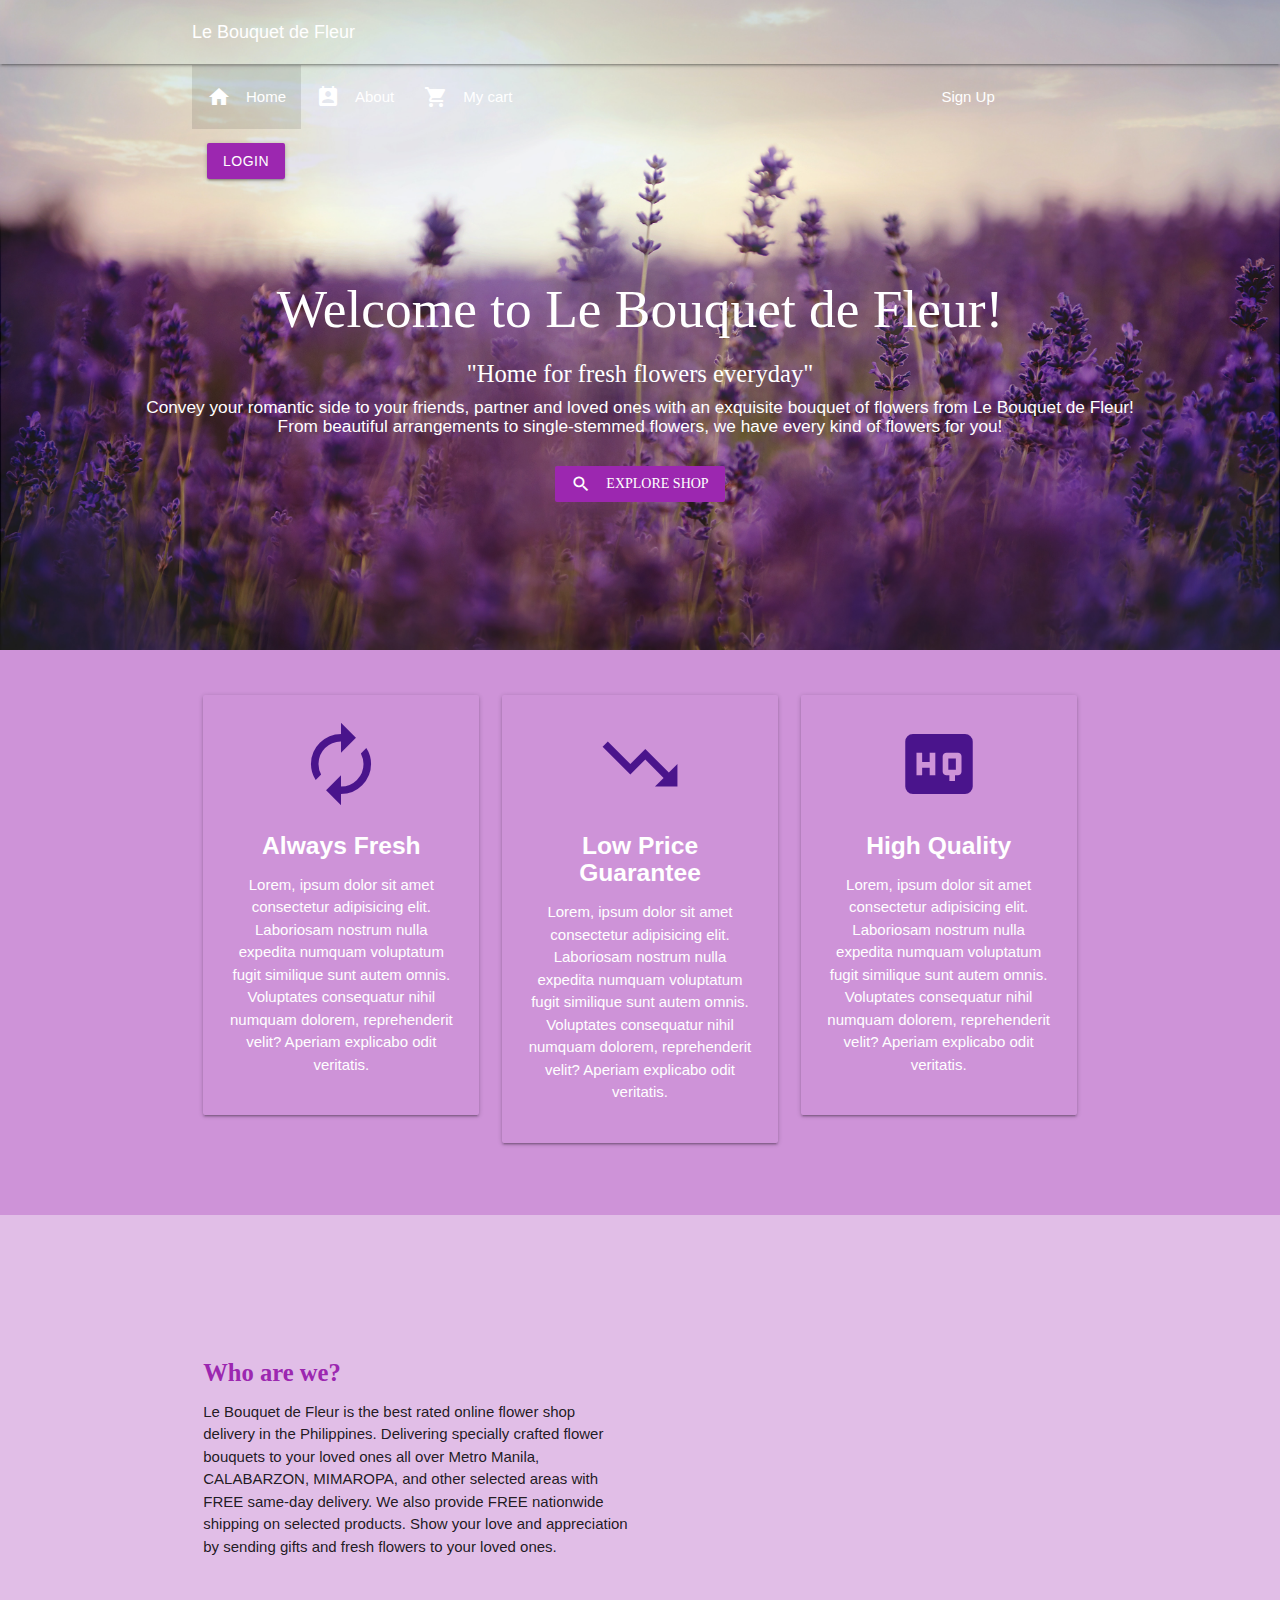
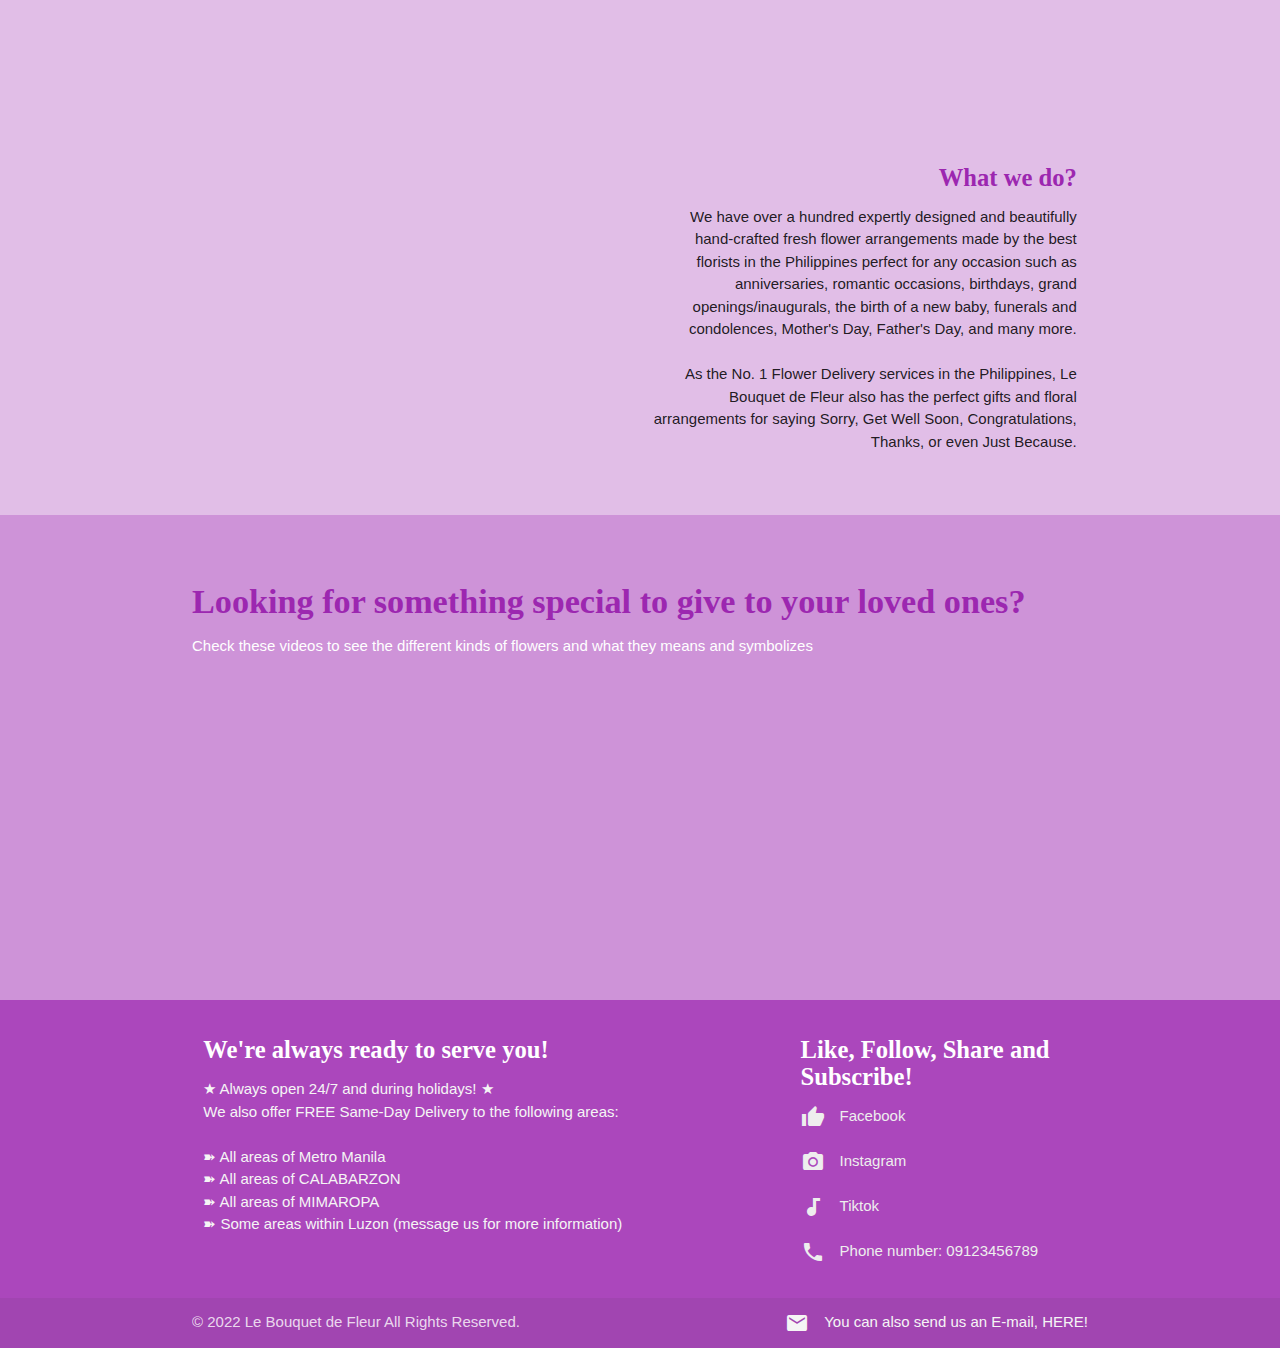
<file: index.html>
<!DOCTYPE html>
<html lang="en">
<head>
	<meta charset="UTF-8">
	<meta http-equiv="X-UA-Compatible" content="IE=edge">
	<meta name="viewport" content="width=device-width, initial-scale=1.0">
<!--Material icons-->
	<link href="https://fonts.googleapis.com/icon?family=Material+Icons" rel="stylesheet">
<!-- Compiled and minified CSS -->
    <link rel="stylesheet" href="https://cdnjs.cloudflare.com/ajax/libs/materialize/1.0.0/css/materialize.min.css">
    <link rel="stylesheet" href="style.css">

<title>Le Bouquet de Fleur</title>

</head>
<body class="purple lighten-3">


<header class="main-header">
<!--Navbar-->
    <nav class="transparent">
        <div class="container">
            <div class="nav-wrapper">
                <a href="#" class="navbar-brand">Le Bouquet de Fleur</a>
                <a href="#" data-target="slide-out" class="sidenav-trigger"><i class="material-icons right">menu</i></a>
                <ul id="nav-mobile" class="right hide-on-med-and-down">
                    <li class="active"><a href="index.html"><i class="material-icons left">home</i>Home</a></li>
                    <li><a href="about.html"><i class="material-icons left">perm_contact_calendar</i>About</a></li>
                    <li><a href="cart.html"><i class="material-icons left">shopping_cart</i>My cart</a></li>
                    <li><a href="#signup" class="modal-trigger"><i class="material-icons left">app_registration</i>Sign Up</a></li>
                    <li><a href="#login" class="btn purple modal-trigger">Login</a></li>
                </ul>
            </div>
        </div>
    </nav>
<!--SideNav-->
                <ul id="slide-out" class="sidenav purple lighten-4">
                    <li class="active"><a href="index.html"><i class="material-icons left">home</i>Home</a></li>
                    <li><a href="about.html"><i class="material-icons left">perm_contact_calendar</i>About</a></li>
                    <li><a href="cart.html"><i class="material-icons left">shopping_cart</i>My cart</a></li>
                    <li><a href="#signup" class="modal-trigger"><i class="material-icons left">app_registration</i>Sign Up</a></li>
                    <li><a href="#login" class="btn purple modal-trigger">Login</a></li>
                </ul>

                <br>
                <br>
                <br>
                <br>
                <br>
<!--Welcome to Le Bouquet de Fleur-->
    <div class="center white-text">
        <br>
        <br>
        <br>
        <h2 class="front-text">Welcome to Le Bouquet de Fleur!</h2>
        <h5 class="quote">"Home for fresh flowers everyday"</h5>
        <h6>Convey your romantic side to your friends, partner and loved ones with an exquisite bouquet of flowers from Le Bouquet de Fleur! <br> From beautiful arrangements to single-stemmed flowers, we have every kind of flowers for you!</h6>

        <br>
<!--Button for Browse Flowers-->
        <a href="menu.html" class="browse waves-effect waves-light btn-flat purple white-text"><i class="material-icons left">search</i>EXPLORE SHOP</a>
    </div>

</header>
    <br>
<!--Promotional table-->
<div class="section section-icons center">
    <div class="container center">
        <div class="row">
<!--Always Fresh-->
            <div class="promo col s12 m4 l4">
                <div class="card-panel transparent">
                <i class="large material-icons purple-text text-darken-4">autorenew</i>
                <br>
                <h5 class="white-text"><b>Always Fresh</b></h5>
                <p class="white-text">Lorem, ipsum dolor sit amet consectetur adipisicing elit. Laboriosam nostrum nulla expedita numquam voluptatum fugit similique sunt autem omnis. Voluptates consequatur nihil numquam dolorem, reprehenderit velit? Aperiam explicabo odit veritatis.</p>
            </div>
        </div>
<!--Low Price Guarantee-->
            <div class="promo col s12 m4 l4">
                <div class="card-panel transparent">
                <i class="large material-icons purple-text text-darken-4">trending_down</i>
                <br>
                <h5 class="white-text"><b>Low Price Guarantee</b></h5>
                <p class="white-text">Lorem, ipsum dolor sit amet consectetur adipisicing elit. Laboriosam nostrum nulla expedita numquam voluptatum fugit similique sunt autem omnis. Voluptates consequatur nihil numquam dolorem, reprehenderit velit? Aperiam explicabo odit veritatis.</p>
            </div>
        </div>
<!--High quality-->
            <div class="promo col s12 m4 l4">
                <div class="card-panel transparent">
                <i class="large material-icons purple-text text-darken-4">high_quality</i>
                <br>
                <h5 class="white-text"><b>High Quality</b></h5>
                <p class="white-text">Lorem, ipsum dolor sit amet consectetur adipisicing elit. Laboriosam nostrum nulla expedita numquam voluptatum fugit similique sunt autem omnis. Voluptates consequatur nihil numquam dolorem, reprehenderit velit? Aperiam explicabo odit veritatis.</p>
            </div>
        </div>
        </div>
    </div>
</div>
<br>

<!--Who we are section-->
<section class="section section-who purple lighten-4">
    <div class="container">
        <div class="row">
            <div class="col s12 l6 left-align">
                <br>
                <br>
                <br>
                <br>
                <br>
                <h5 class="front-text purple-text">
                    <b>Who are we?</b>
                </h5>
                <p>Le Bouquet de Fleur is the best rated online flower shop delivery in the Philippines. Delivering specially crafted flower bouquets to your loved ones all over Metro Manila, CALABARZON, MIMAROPA, and other selected areas with FREE same-day delivery. We also provide FREE nationwide shipping on selected products.
                Show your love and appreciation by sending gifts and fresh flowers to your loved ones.  </p><br>
            </div>
            <div class="col s12 l6 right-align">
            <div class="carousel">
                <a class="carousel-item purple-text" href="#one!"><img src="images/sunflower3.jpg"></a>
                <a class="carousel-item purple-text" href="#two!"><img src="images/rose2.jpg"></a>
                <a class="carousel-item purple-text" href="#three!"><img src="images/lavander2.jpg"></a>
                <a class="carousel-item purple-text" href="#four!"><img src="images/dahlia1.jpg"></a>
                <a class="carousel-item purple-text" href="#five!"><img src="images/lily1.jpg"></a>
            </div>
        </div>
    </div>
</section>
<!--What we do section-->
<section class="section section-what purple lighten-4">
    <div class="container">
        <div class="row">
            <div class="col s12 l6 left-align">
                <div class="carousel">
                    <a class="carousel-item purple-text" href="#one!"><img src="images/wedding.jpg"></a>
                    <a class="carousel-item purple-text" href="#two!"><img src="images/anniv.jpg"></a>
                    <a class="carousel-item purple-text" href="#three!"><img src="images/dates.jpg"></a>
                    <a class="carousel-item purple-text" href="#four!"><img src="images/proposal.jpg"></a>
                    <a class="carousel-item purple-text" href="#five!"><img src="images/delivery.jpg"></a>
                </div>
            </div>
            <br>
            <br>
            <br>
            <div class="col s12 l6 right-align">
                <h5 class="front-text purple-text">
                    <b>What we do?</b>
                </h5>
            <p>
            We have over a hundred expertly designed and beautifully hand-crafted fresh flower arrangements made by the best florists in the Philippines perfect for any occasion such as anniversaries, romantic occasions, birthdays, grand openings/inaugurals, the birth of a new baby, funerals and condolences, Mother's Day, Father's Day, and many more. <br><br>
            As the No. 1 Flower Delivery services in the Philippines, Le Bouquet de Fleur also has the perfect gifts and floral arrangements for saying Sorry, Get Well Soon, Congratulations, Thanks, or even Just Because.</p>
            </div>
        </div>
    </div>
</section>
<br>
<br>
<section class="vids">
    <div class="container">
        <h4 class="front-text left-align purple-text"><b>Looking for something special to give to your loved ones?</b></h4>
        <p class="left-align white-text">Check these videos to see the different kinds of flowers and what they means and symbolizes</p> 
        <br>
        <div class="row">
            <div class="col s12 m6">
                <div class="video-container">
                    <iframe width="853" height="480" src="https://www.youtube.com/embed/NwKBCIohQgw" frameborder="0" allowfullscreen></iframe>
                </div>
            </div>
            <div class="col s12 m6">
                <div class="video-container">
                    <iframe width="853" height="480" src="https://www.youtube.com/embed/yN0i8eB5yMQ" frameborder="0" allowfullscreen></iframe>
                </div>
            </div>
        </div>
    </div>
</section>
<br>
<br>
<!--Footer-->
<footer class="page-footer deep purple lighten-1">
    <div class="container">
        <div class="row">
            <div class="col l6 s12">
                <h5 class="front-text white-text"><b>We're always ready to serve you!</b></h5>
                <p class="grey-text text-lighten-4">★ Always open 24/7 and during holidays! ★<br>
                    We also offer FREE Same-Day Delivery to the following areas: <br><br>
                    ➽ All areas of Metro Manila <br>
                    ➽ All areas of CALABARZON <br>
                    ➽ All areas of MIMAROPA <br>
                    ➽ Some areas within Luzon (message us for more information) <br><br>
                </p>
                </div>
            <div class="col l4 offset-l2 s12">
                <h5 class="front-text white-text"><b>Like, Follow, Share and Subscribe!</b></h5>
                <ul>
                    <li><a class="grey-text text-lighten-3" href="https://www.facebook.com/"><i class="material-icons left">thumb_up</i>Facebook</a></li><br>
                    <li><a class="grey-text text-lighten-3" href="https://www.instagram.com/"><i class="material-icons left">photo_camera</i>Instagram</a></li><br>
                    <li><a class="grey-text text-lighten-3" href="https://www.tiktok.com/"><i class="material-icons left">audiotrack</i>Tiktok</a></li><br>
                    <li><a class="grey-text text-lighten-3" href="tel:0912-345-6789"><i class="material-icons left">phone</i>Phone number: 09123456789</a></li>
                </ul>
            </div>
        </div>
    </div>
        <div class="footer-copyright">
            <div class="container">
            © 2022 Le Bouquet de Fleur All Rights Reserved.
                <a class="grey-text text-lighten-4 right" href="https://mail.google.com/"><i class="material-icons left">mail</i>You can also send us an E-mail, HERE!</a>
            </div>
        </div>
</footer>

<!--Log In modal-->
    <div id="login" class="modal purple lighten-4">
        <div class="modal-content">
            <h4 class="account center"><b>Account Log In</b></h4>
            <p class="center">Login to access your account</p>
            <form action="">
                <div class="container">
                    <div class="row">
                        <div class="input-field col s12">
                            <i class="material-icons prefix purple-text">mail</i>
                            <input id="email" type="email" class="validate">
                            <label for="email">Email</label>
                            <span class="helper-text" data-error="The email address you entered is invalid!" data-success="The email address you entered is valid!"></span>
                        </div>
                        <div class="input-field col s12">
                            <i class="material-icons prefix purple-text">key</i>
                            <input id="password" type="password" class="validate">
                            <label for="password">Enter Password</label>
                        </div>
                    </div>
                    <div class="row">
                        <div class="col s6">
                            <form>
                                <p>
                                    <label>
                                        <input type="checkbox" class="box"/>
                                        <span class="purple-text">Remember me</span>
                                    </label>
                                </p>
                            </form>
                        </div>
                        <div class="col s6">
                            <br>
                            <a href="#" class="purple-text"><i class="material-icons left purple-text">error</i>Forgot password</a>
                        </div>
                    </div>
                </div>
            </form>
        </div>
        <div class="container">
            <div class="container">
                <div class="modal-footer purple lighten-4">
                    <a href="" class="modal-action modal-close btn purple">
                        <i class="material-icons left">lock</i>Login
                    </a>
                    <a href="" class="modal-action modal-close btn deep purple lighten-2">
                        <i class="material-icons left">close</i>Cancel
                    </a>
                </div>
            </div>
        </div>
    </div>

<!--Sign Up modal-->
    <div id="signup" class="modal purple lighten-4">
        <div class="modal-content">
            <h4 class="account center"><b>Create your account</b></h4>
            <p class="center">Start creating your account to explore our shop</p>
            <div class="container">
                <form>
                    <div class="row">
                        <div class="input-field col s12">
                            <i class="material-icons prefix purple-text">account_circle</i>
                            <input id="user_name" type="text" class="validate">
                            <label for="user_name">User Name</label>
                        </div>
                        <div class="input-field col s12">
                            <i class="material-icons prefix purple-text">person</i>
                            <input id="full_name" type="text" class="validate">
                            <label for="full_name">Full Name</label>
                        </div>
                        <div class="input-field col s12">
                            <i class="material-icons prefix purple-text">phone</i>
                            <input id="mobile_number" type="text" data-length="11">
                            <label for="mobile_number">Mobile number</label>
                        </div>
                        <div class="input-field col s12">
                            <i class="material-icons prefix purple-text">mail</i>
                            <input id="email" type="email" class="validate">
                            <label for="email">Email</label>
                            <span class="helper-text" data-error="The email address you entered is invalid!" data-success="The email address you entered is valid!"></span>
                        </div>
                        <div class="input-field col s12">
                            <i class="material-icons prefix purple-text">key</i>
                            <input id="password" type="password" class="validate">
                            <label for="password">Create a Password</label>
                            <span class="helper-text" data-error="The password you entered is too weak!" data-success="Strong Password!">Please enter a strong password</span>
                        </div>
                        <div class="input-field col s12">
                            <i class="material-icons prefix purple-text">autorenew</i>
                            <input id="password" type="password" class="validate">
                            <label for="password">Confirm Password</label>
                            <span class="helper-text" data-error="The password you entered is incorrect!" data-success="Confirmed Password">Re-enter password</span>
                        </div>
                    </div>
                </form>
                <div class="container">
                    <div class="modal-footer purple lighten-4">
                        <a href="" class="modal-action modal-close btn purple">
                            <i class="material-icons left">lock</i>Sign Up
                        </a>
                        <a href="" class="modal-action modal-close btn deep purple lighten-2">
                            <i class="material-icons left">close</i>Cancel
                        </a>
                    </div>
                </div>
            </div>
<div style="height: 2000px;"></div>

<!--JQUERY-->
    <script src="https://code.jquery.com/jquery-3.6.1.min.js"
    integrity="sha256-o88AwQnZB+VDvE9tvIXrMQaPlFFSUTR+nldQm1LuPXQ="
    crossorigin="anonymous"></script>

<!--Compiled and minified JavaScript-->
    <script src="https://cdnjs.cloudflare.com/ajax/libs/materialize/1.0.0/js/materialize.min.js"></script>

    <script>
        $(document).ready(function(){
            $('.sidenav').sidenav();
            $('.modal').modal();
            $('.materialboxed').materialbox();
            $('input#mobile_number').characterCounter();
            $('.carousel').carousel();
        });
    </script>
</body>
</html>
</file>
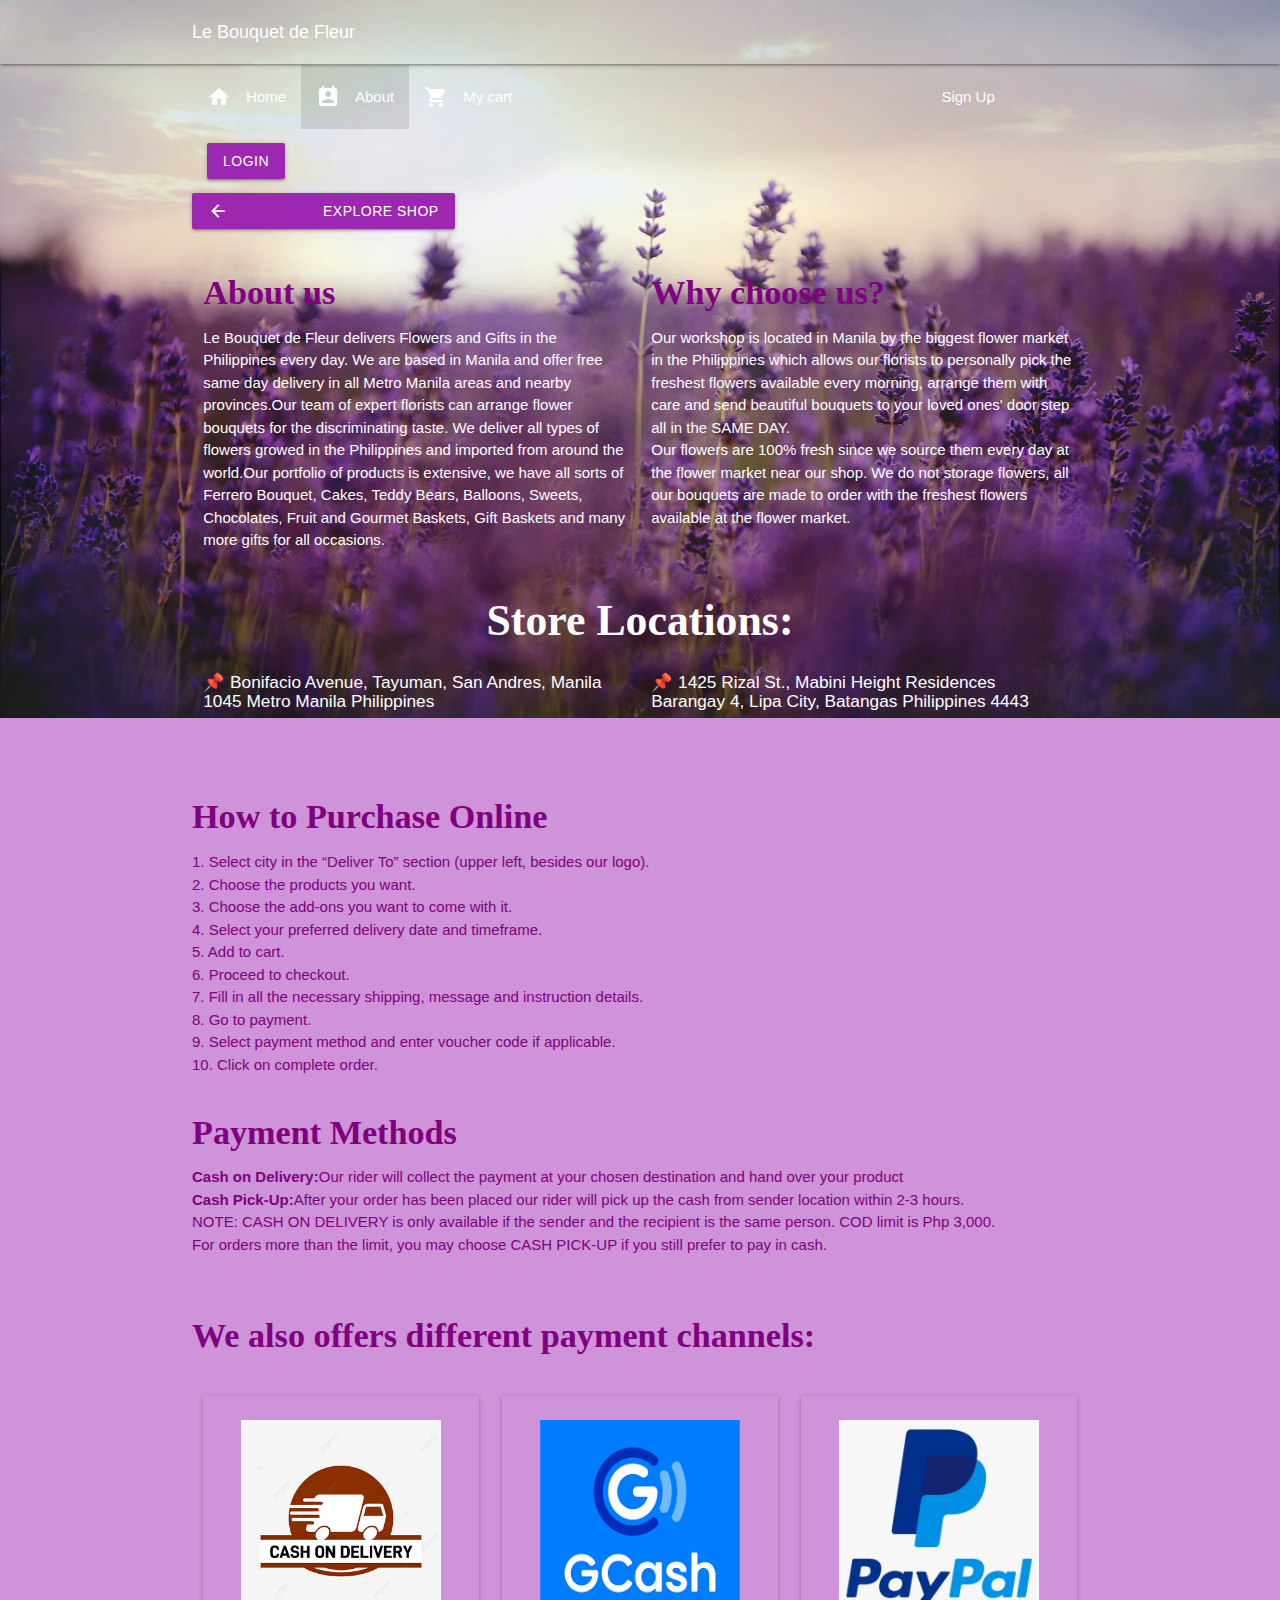
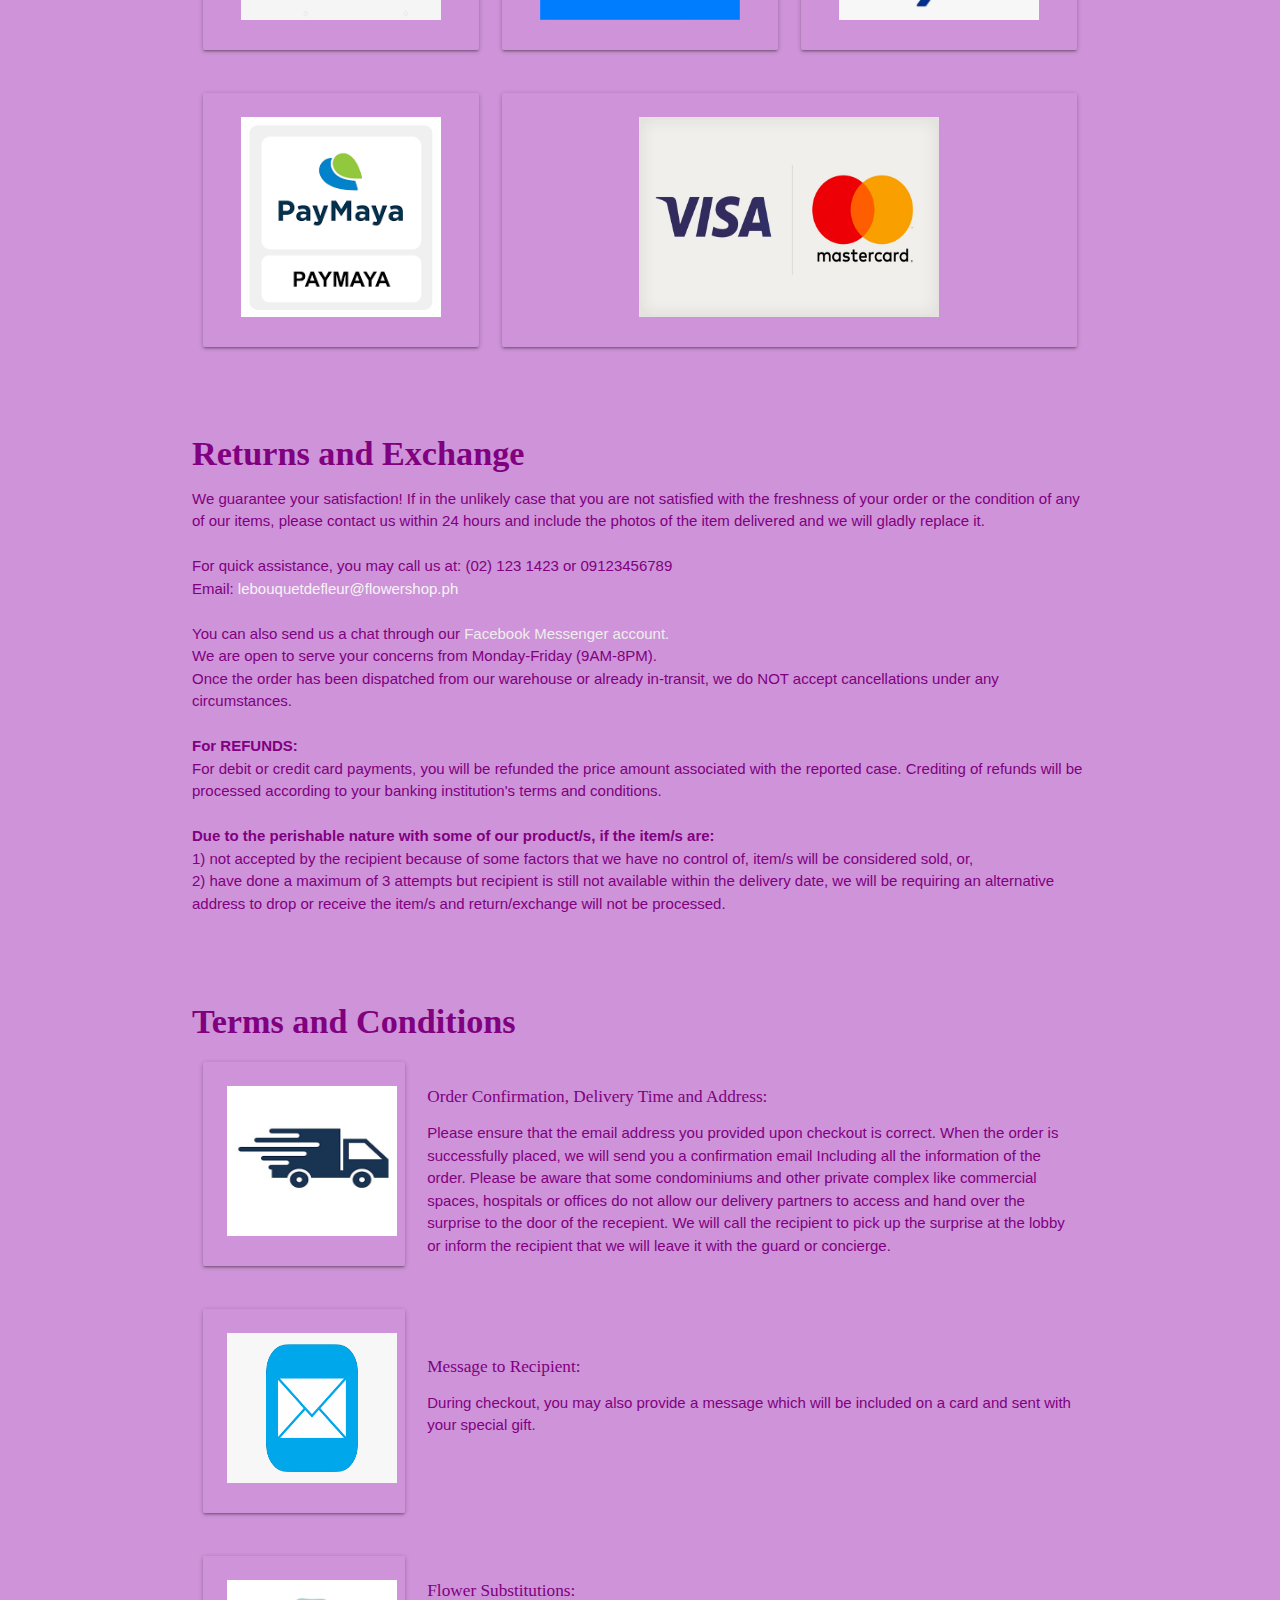
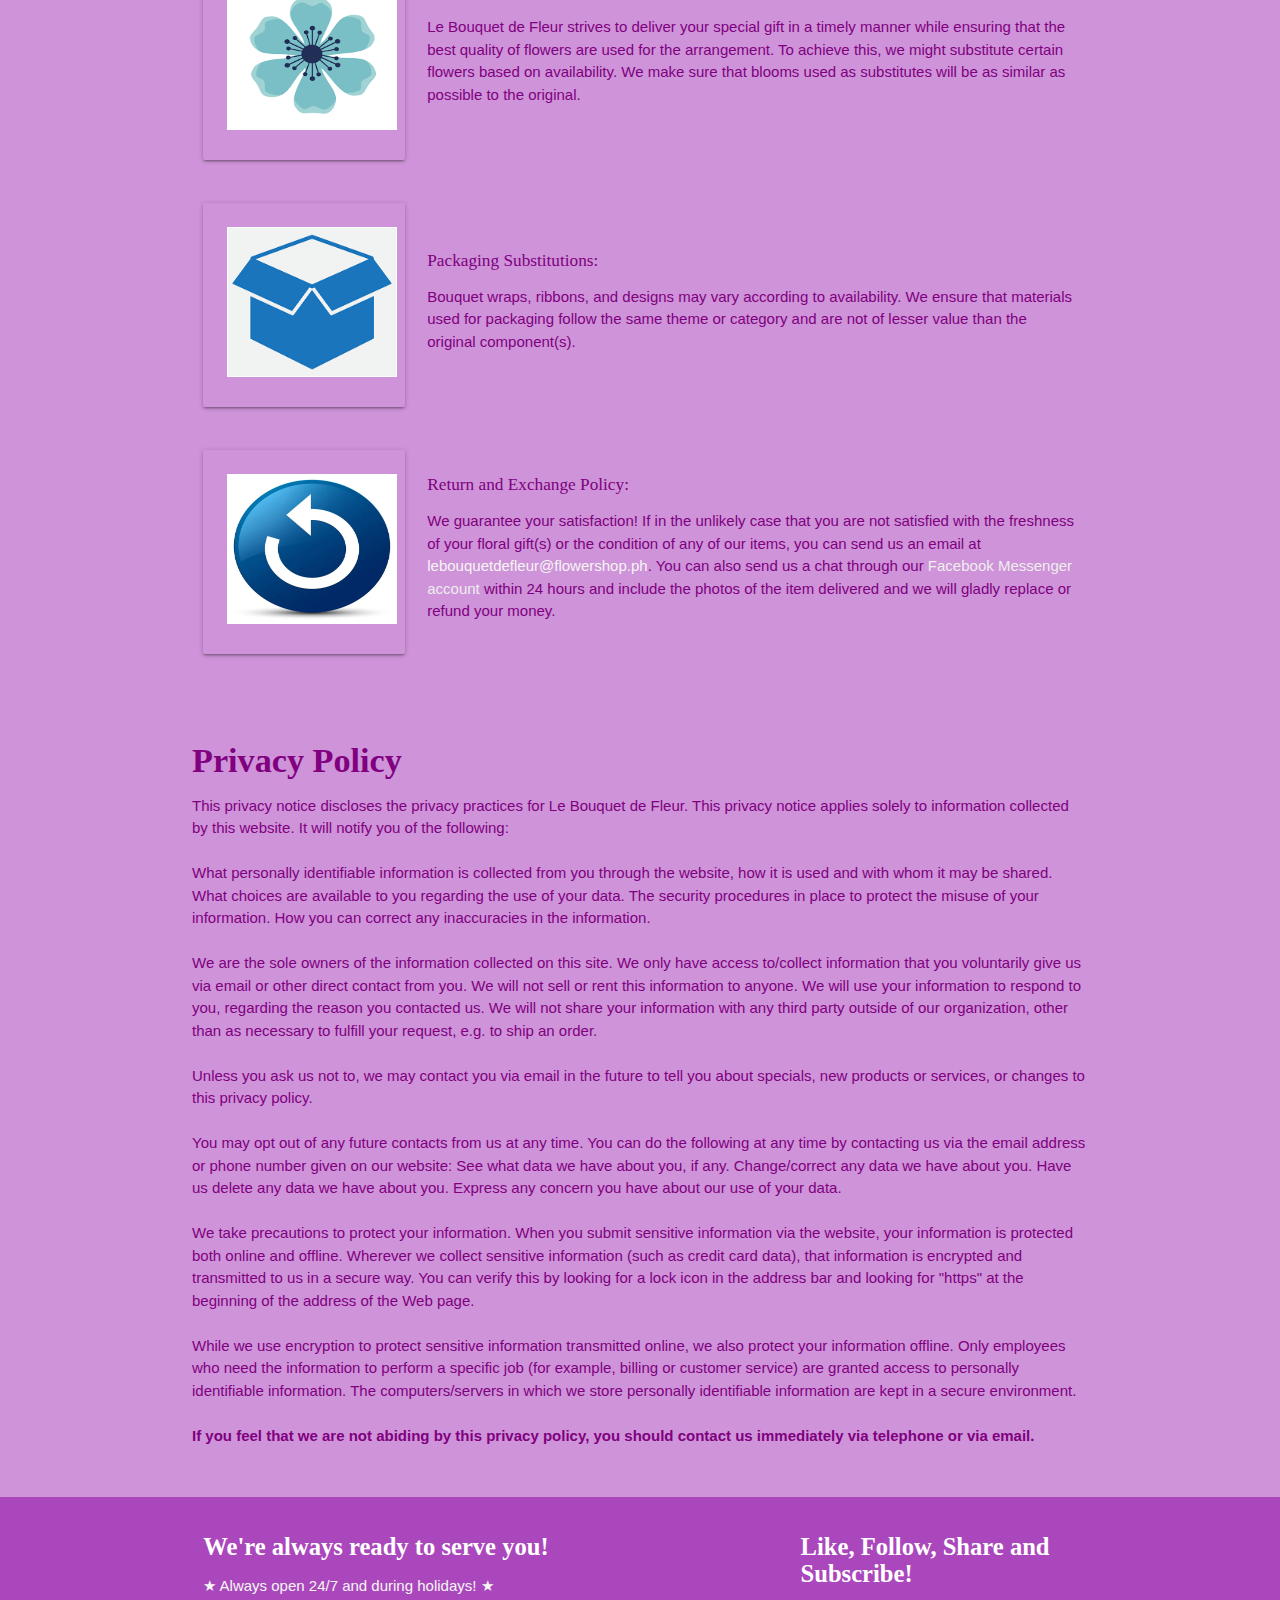
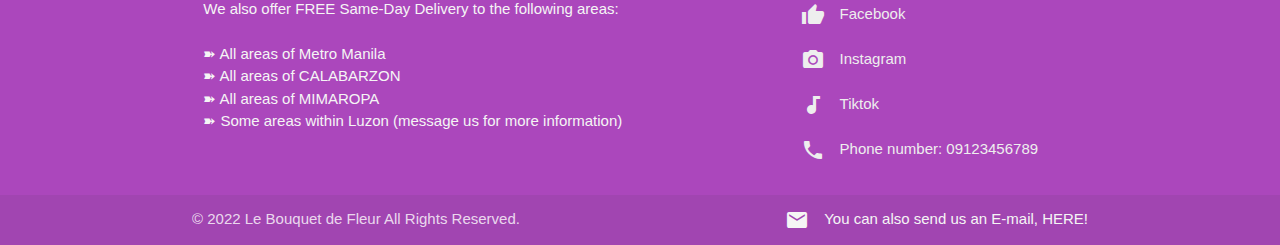
<file: about.html>
<!DOCTYPE html>
<html lang="en">
<head>
	<meta charset="UTF-8">
	<meta http-equiv="X-UA-Compatible" content="IE=edge">
	<meta name="viewport" content="width=device-width, initial-scale=1.0">
<!--Material icons-->
	<link href="https://fonts.googleapis.com/icon?family=Material+Icons" rel="stylesheet">
<!-- Compiled and minified CSS -->
    <link rel="stylesheet" href="https://cdnjs.cloudflare.com/ajax/libs/materialize/1.0.0/css/materialize.min.css">
    <link rel="stylesheet" href="style.css">

<title>Le Bouquet de Fleur</title>

</head>
<body class="purple lighten-3">

<header class="main-header2">
<!--Navbar-->
<nav class="transparent">
    <div class="container">
        <div class="nav-wrapper">
            <a href="#" class="navbar-brand">Le Bouquet de Fleur</a>
            <a href="#" data-target="slide-out" class="sidenav-trigger"><i class="material-icons right">menu</i></a>
            <ul id="nav-mobile" class="right hide-on-med-and-down">
                <li><a href="index.html"><i class="material-icons left">home</i>Home</a></li>
                <li class="active"><a href="about.html"><i class="material-icons left">perm_contact_calendar</i>About</a></li>
                <li><a href="cart.html"><i class="material-icons left">shopping_cart</i>My cart</a></li>
                <li><a href="#signup" class="modal-trigger"><i class="material-icons left">app_registration</i>Sign Up</a></li>
                <li><a href="#login" class="btn purple modal-trigger">Login</a></li>
            </ul>
        </div>
    </div>
</nav>
<!--SideNav-->
            <ul id="slide-out" class="sidenav purple lighten-4">
                <li><a href="index.html"><i class="material-icons left">home</i>Home</a></li>
                <li class="active"><a href="about.html"><i class="material-icons left">perm_contact_calendar</i>About</a></li>
                <li><a href="cart.html"><i class="material-icons left">shopping_cart</i>My cart</a></li>
                <li><a href="#signup" class="modal-trigger"><i class="material-icons left">app_registration</i>Sign Up</a></li>
                <li><a href="#login" class="btn purple modal-trigger">Login</a></li>
            </ul>
            <br>
            <br>
            <div class="container">
                <a href="menu.html" class="waves-effect waves-light purple white-text btn"><i class="material-icons left">arrow_back_ios</i>EXPLORE SHOP</a>
                <br>
                <br>
                <div class="row">
                    <div class="col s12 m6">
                        <h4 class="account"><b>About us</b></h4>
                        <p class="white-text">Le Bouquet de Fleur delivers Flowers and Gifts in the Philippines every day. We are based in Manila and offer free same day delivery in all Metro Manila areas and nearby provinces.Our team of expert florists can arrange flower bouquets for the discriminating taste. We deliver all types of flowers growed in the Philippines and imported from around the world.Our portfolio of products is extensive, we have all sorts of Ferrero Bouquet, Cakes, Teddy Bears, Balloons, Sweets, Chocolates, Fruit and Gourmet Baskets, Gift Baskets and many more gifts for all occasions.</p>
                    </div>
                    <div class="col s12 m6">
                        <h4 class="account"><b>Why choose us?</b></h4>
                        <p class="white-text">Our workshop is located in Manila by the biggest flower market in the Philippines which allows our florists to personally pick the freshest flowers available every morning, arrange them with care and send beautiful bouquets to your loved ones' door step all in the SAME DAY.
                        <br>
                        Our flowers are 100% fresh since we source them every day at the flower market near our shop. We do not storage flowers, all our bouquets are made to order with the freshest flowers available at the flower market.</p>
                    </div>
                </div>
                <div class="row">
                    <h3 class="front-text white-text center"><b>Store Locations:</b></h3>
                    <div class="col s12 m6">
                        <h6 class="white-text">📌 Bonifacio Avenue, Tayuman, San Andres, Manila <br>
                            1045 Metro Manila Philippines</h6>
                    </div>
                    <div class="col s12 m6">
                        <h6 class="white-text">📌 1425 Rizal St., Mabini Height Residences <br>
                            Barangay 4, Lipa City, Batangas Philippines 4443</h6>
                    </div>
                </div>
            </div>
</header>
<br>
<section class="section section-buyhow">
    <div class="container">
        <div class="row">
            <h4 class="account"><b>How to Purchase Online</b></h4>
            <p class="sent">1. Select city in the “Deliver To” section (upper left, besides our logo). <br>
                2. Choose the products you want. <br>
                3. Choose the add-ons you want to come with it.<br>
                4. Select your preferred delivery date and timeframe.<br>
                5. Add to cart.<br>
                6. Proceed to checkout.<br>
                7. Fill in all the necessary shipping, message and instruction details.<br>
                8. Go to payment.<br>
                9. Select payment method and enter voucher code if applicable.<br>
                10. Click on complete order.</p>
        </div>
    </div>
    <div class="container">
        <div class="row">
            <h4 class="account"><b>Payment Methods</b></h4>
            <p class="sent"><b>Cash on Delivery:</b>Our rider will collect the payment at your chosen destination and hand over your product <br>
                <b>Cash Pick-Up:</b>After your order has been placed our rider will pick up the cash from sender location within 2-3 hours. <br>
                NOTE: CASH ON DELIVERY is only available if the sender and the recipient is the same person. COD limit is Php 3,000. <br> For orders more than the limit, you may choose CASH PICK-UP if you still prefer to pay in cash.</p> <br>
            <h4 class="account"><b>We also offers different payment channels:</b></h4>
        </div>
        <div class="row center">
            <div class="col s12 l4">
                <div class="card-panel transparent">
                    <img src="images/cod.jpg" alt="" width="200px" height="200px">
                </div>
            </div>
            <div class="col s12 l4">
                <div class="card-panel transparent">
                    <img src="images/gcash.png" alt="" width="200px" height="200px">
                </div>
            </div>
            <div class="col s12 l4">
                <div class="card-panel transparent">
                    <img src="images/paypal.png" alt="" width="200px" height="200px">
                </div>
            </div>
        </div>
        <div class="row center">
            <div class="col s12 l4">
                <div class="card-panel transparent">
                    <img src="images/paymaya.png" alt="" width="200px" height="200px">
                </div>
            </div>
            <div class="col s12 l8">
                <div class="card-panel transparent">
                    <img src="images/visa.jpg" alt="" width="300px" height="200px">
                </div>
            </div>
        </div>
    </div>
</section>
<section class="section section-raexchange">
    <div class="container">
        <div class="row">
            <h4 class="account"><b>Returns and Exchange</b></h4>
            <p class="sent">We guarantee your satisfaction! If in the unlikely case that you are not satisfied with the freshness of your order or the condition of any of our items, please contact us within 24 hours and include the photos of the item delivered and we will gladly replace it. <br><br>
            For quick assistance, you may call us at: (02) 123 1423 or 09123456789 <br>
            Email: <a class="grey-text text-lighten-4" href="https://mail.google.com/">lebouquetdefleur@flowershop.ph</a><br><br>
            You can also send us a chat through our <a class="grey-text text-lighten-3" href="https://www.facebook.com/">Facebook Messenger account.</a><br>
            We are open to serve your concerns from Monday-Friday (9AM-8PM). <br>
            Once the order has been dispatched from our warehouse or already in-transit, we do NOT accept cancellations under any circumstances. <br><br>
            <b>For REFUNDS:</b> <br>
            For debit or credit card payments, you will be refunded the price amount associated with the reported case. Crediting of refunds will be processed according to your banking institution's terms and conditions. <br>
            <br>
            <b>Due to the perishable nature with some of our product/s, if the item/s are:</b> <br>
            1) not accepted by the recipient because of some factors that we have no control of, item/s will be considered sold, or, <br>
            2) have done a maximum of 3 attempts but recipient is still not available within the delivery date, we will be requiring an alternative address to drop or receive the item/s and return/exchange will not be processed.</p>
        </div>
    </div>
</section>

<section class="section section-terms">
    <div class="container">
        <h4 class="account"><b>Terms and Conditions</b></h4>
        <div class="row">
            <div class="col s12 l3">
                <div class="center">
                    <div class="card-panel transparent">
                        <img src="images/del.jpg" class="center-align" alt="" width="170px" height="150px">
                    </div>
                </div>
            </div>
            <div class="col s12 l9">
                <br>
                <h6 class="terms">Order Confirmation, Delivery Time and Address:</h6>
                <p class="sent">Please ensure that the email address you provided upon checkout is correct. When the order is successfully placed, we will send you a confirmation email Including all the information of the order. Please be aware that some condominiums and other private complex like commercial spaces, hospitals or offices do not allow our delivery partners to access and hand over the surprise to the door of the recepient. We will call the recipient to pick up the surprise at the lobby or inform the recipient that we will leave it with the guard or concierge.</p>
            </div>
        </div>
        <div class="row">
            <div class="col s12 l3">
                <div class="center">
                    <div class="card-panel transparent">
                        <img src="images/chats.png" alt="" width="170px" height="150px">
                    </div>
                </div>
            </div>
            <div class="col s12 l9">
                <br>
                <br>
                <h6 class="terms">Message to Recipient:</h6>
                <p class="sent">During checkout, you may also provide a message which will be included on a card and sent with your special gift.</p>
            </div>
        </div>
        <div class="row">
            <div class="col s12 l3">
                <div class="center">
                    <div class="card-panel transparent">
                        <img src="images/bulaklak.png" alt="" width="170px" height="150px">
                    </div>
                </div>
            </div>
            <div class="col s12 l9">
                <br>
                <h6 class="terms">Flower Substitutions:</h6>
                <p class="sent">Le Bouquet de Fleur strives to deliver your special gift in a timely manner while ensuring that the best quality of flowers are used for the arrangement. To achieve this, we might substitute certain flowers based on availability. We make sure that blooms used as substitutes will be as similar as possible to the original.</p>
            </div>
        </div>
        <div class="row">
            <div class="col s12 l3">
                <div class="center">
                    <div class="card-panel transparent">
                        <img src="images/package.png" alt="" width="170px" height="150px">
                    </div>
                </div>
            </div>
            <div class="col s12 l9">
                <br>
                <br>
                <h6 class="terms">Packaging Substitutions:</h6>
                <p class="sent">Bouquet wraps, ribbons, and designs may vary according to availability. We ensure that materials used for packaging follow the same theme or category and are not of lesser value than the original component(s).</p>
            </div>
        </div>
        <div class="row">
            <div class="col s12 l3">
                <div class="center">
                    <div class="card-panel transparent">
                        <img src="images/return.jpg" alt="" width="170px" height="150px">
                    </div>
                </div>
            </div>
            <div class="col s12 l9">
                <br>
                <h6 class="terms">Return and Exchange Policy:</h6>
                <p class="sent">We guarantee your satisfaction! If in the unlikely case that you are not satisfied with the freshness of your floral gift(s) or the condition of any of our items, you can send  us an email at <a class="grey-text text-lighten-4" href="https://mail.google.com/">lebouquetdefleur@flowershop.ph</a>. You can also send us a chat through our <a class="grey-text text-lighten-3" href="https://www.facebook.com/">Facebook Messenger account</a> within 24 hours and include the photos of the item delivered and we will gladly replace or refund your money.</p>
            </div>
        </div>
    </div>
</section>
<section class="section section-privacy">
    <div class="container">
        <div class="row">
            <h4 class="account"><b>Privacy Policy</b></h4>
            <p class="sent">This privacy notice discloses the privacy practices for Le Bouquet de Fleur. This privacy notice applies solely to information collected by this website. It will notify you of the following: <br><br>
            What personally identifiable information is collected from you through the website, how it is used and with whom it may be shared.
            What choices are available to you regarding the use of your data.
            The security procedures in place to protect the misuse of your information.
            How you can correct any inaccuracies in the information.
            <br><br>
            We are the sole owners of the information collected on this site. We only have access to/collect information that you voluntarily give us via email or other direct contact from you. We will not sell or rent this information to anyone.
            We will use your information to respond to you, regarding the reason you contacted us. We will not share your information with any third party outside of our organization, other than as necessary to fulfill your request, e.g. to ship an order.
            <br><br>
            Unless you ask us not to, we may contact you via email in the future to tell you about specials, new products or services, or changes to this privacy policy.
            <br><br>
            You may opt out of any future contacts from us at any time. You can do the following at any time by contacting us via the email address or phone number given on our website:
            See what data we have about you, if any.
            Change/correct any data we have about you.
            Have us delete any data we have about you.
            Express any concern you have about our use of your data.
            <br><br>
            We take precautions to protect your information. When you submit sensitive information via the website, your information is protected both online and offline.
            Wherever we collect sensitive information (such as credit card data), that information is encrypted and transmitted to us in a secure way. You can verify this by looking for a lock icon in the address bar and looking for "https" at the beginning of the address of the Web page.
            <br><br>
            While we use encryption to protect sensitive information transmitted online, we also protect your information offline. Only employees who need the information to perform a specific job (for example, billing or customer service) are granted access to personally identifiable information. The computers/servers in which we store personally identifiable information are kept in a secure environment.
            <br><br>
            <b>If you feel that we are not abiding by this privacy policy, you should contact us immediately via telephone or via email.</b></p>
        </div>
    </div>
</section>


<!--Footer-->
<footer class="page-footer deep purple lighten-1">
    <div class="container">
        <div class="row">
            <div class="col l6 s12">
                <h5 class="front-text white-text"><b>We're always ready to serve you!</b></h5>
                <p class="grey-text text-lighten-4">★ Always open 24/7 and during holidays! ★<br>
                    We also offer FREE Same-Day Delivery to the following areas: <br><br>
                    ➽ All areas of Metro Manila <br>
                    ➽ All areas of CALABARZON <br>
                    ➽ All areas of MIMAROPA <br>
                    ➽ Some areas within Luzon (message us for more information) <br><br>
                </p>
                </div>
            <div class="col l4 offset-l2 s12">
                <h5 class="front-text white-text"><b>Like, Follow, Share and Subscribe!</b></h5>
                <ul>
                    <li><a class="grey-text text-lighten-3" href="https://www.facebook.com/"><i class="material-icons left">thumb_up</i>Facebook</a></li><br>
                    <li><a class="grey-text text-lighten-3" href="https://www.instagram.com/"><i class="material-icons left">photo_camera</i>Instagram</a></li><br>
                    <li><a class="grey-text text-lighten-3" href="https://www.tiktok.com/"><i class="material-icons left">audiotrack</i>Tiktok</a></li><br>
                    <li><a class="grey-text text-lighten-3" href="tel:0912-345-6789"><i class="material-icons left">phone</i>Phone number: 09123456789</a></li>
                </ul>
            </div>
        </div>
    </div>
        <div class="footer-copyright">
            <div class="container">
            © 2022 Le Bouquet de Fleur All Rights Reserved.
                <a class="grey-text text-lighten-4 right" href="https://mail.google.com/"><i class="material-icons left">mail</i>You can also send us an E-mail, HERE!</a>
            </div>
        </div>
</footer>

<!--Log In modal-->
<div id="login" class="modal purple lighten-4">
    <div class="modal-content">
        <h4 class="account center"><b>Account Log In</b></h4>
        <p class="center">Login to access your account</p>
        <form action="">
            <div class="container">
                <div class="row">
                    <div class="input-field col s12">
                        <i class="material-icons prefix purple-text">mail</i>
                        <input id="email" type="email" class="validate">
                        <label for="email">Email</label>
                        <span class="helper-text" data-error="The email address you entered is invalid!" data-success="The email address you entered is valid!"></span>
                    </div>
                    <div class="input-field col s12">
                        <i class="material-icons prefix purple-text">key</i>
                        <input id="password" type="password" class="validate">
                        <label for="password">Enter Password</label>
                    </div>
                </div>
                <div class="row">
                    <div class="col s6">
                        <form>
                            <p>
                                <label>
                                    <input type="checkbox" class="box"/>
                                    <span class="purple-text">Remember me</span>
                                </label>
                            </p>
                        </form>
                    </div>
                    <div class="col s6">
                        <br>
                        <a href="#" class="purple-text"><i class="material-icons left purple-text">error</i>Forgot password</a>
                    </div>
                </div>
            </div>
        </form>
    </div>
    <div class="container">
        <div class="container">
            <div class="modal-footer purple lighten-4">
                <a href="" class="modal-action modal-close btn purple">
                    <i class="material-icons left">lock</i>Login
                </a>
                <a href="" class="modal-action modal-close btn deep purple lighten-2">
                    <i class="material-icons left">close</i>Cancel
                </a>
            </div>
        </div>
    </div>
</div>

<!--Sign Up modal-->
<div id="signup" class="modal purple lighten-4">
    <div class="modal-content">
        <h4 class="account center"><b>Create your account</b></h4>
        <p class="center">Start creating your account to explore our shop</p>
        <div class="container">
            <form>
                <div class="row">
                    <div class="input-field col s12">
                        <i class="material-icons prefix purple-text">account_circle</i>
                        <input id="user_name" type="text" class="validate">
                        <label for="user_name">User Name</label>
                    </div>
                    <div class="input-field col s12">
                        <i class="material-icons prefix purple-text">person</i>
                        <input id="full_name" type="text" class="validate">
                        <label for="full_name">Full Name</label>
                    </div>
                    <div class="input-field col s12">
                        <i class="material-icons prefix purple-text">phone</i>
                        <input id="mobile_number" type="text" data-length="11">
                        <label for="mobile_number">Mobile number</label>
                    </div>
                    <div class="input-field col s12">
                        <i class="material-icons prefix purple-text">mail</i>
                        <input id="email" type="email" class="validate">
                        <label for="email">Email</label>
                        <span class="helper-text" data-error="The email address you entered is invalid!" data-success="The email address you entered is valid!"></span>
                    </div>
                    <div class="input-field col s12">
                        <i class="material-icons prefix purple-text">key</i>
                        <input id="password" type="password" class="validate">
                        <label for="password">Create a Password</label>
                        <span class="helper-text" data-error="The password you entered is too weak!" data-success="Strong Password!">Please enter a strong password</span>
                    </div>
                    <div class="input-field col s12">
                        <i class="material-icons prefix purple-text">autorenew</i>
                        <input id="password" type="password" class="validate">
                        <label for="password">Confirm Password</label>
                        <span class="helper-text" data-error="The password you entered is incorrect!" data-success="Confirmed Password">Re-enter password</span>
                    </div>
                </div>
            </form>
            <div class="container">
                <div class="modal-footer purple lighten-4">
                    <a href="" class="modal-action modal-close btn purple">
                        <i class="material-icons left">lock</i>Sign Up
                    </a>
                    <a href="" class="modal-action modal-close btn deep purple lighten-2">
                        <i class="material-icons left">close</i>Cancel
                    </a>
                </div>
            </div>
        </div>

<div style="height: 2000px;"></div>

<!--JQUERY-->
    <script src="https://code.jquery.com/jquery-3.6.1.min.js"
    integrity="sha256-o88AwQnZB+VDvE9tvIXrMQaPlFFSUTR+nldQm1LuPXQ="
    crossorigin="anonymous"></script>

<!--Compiled and minified JavaScript-->
    <script src="https://cdnjs.cloudflare.com/ajax/libs/materialize/1.0.0/js/materialize.min.js"></script>

    <script>
        $(document).ready(function(){
            $('.sidenav').sidenav();
            $('.modal').modal();
            $('input#mobile_number').characterCounter();
            $('.dropdown-trigger').dropdown();
            $('.slider').slider({
                height: 500,
                indicators: false
            });
        });
    </script>
</body>
</html>
</file>
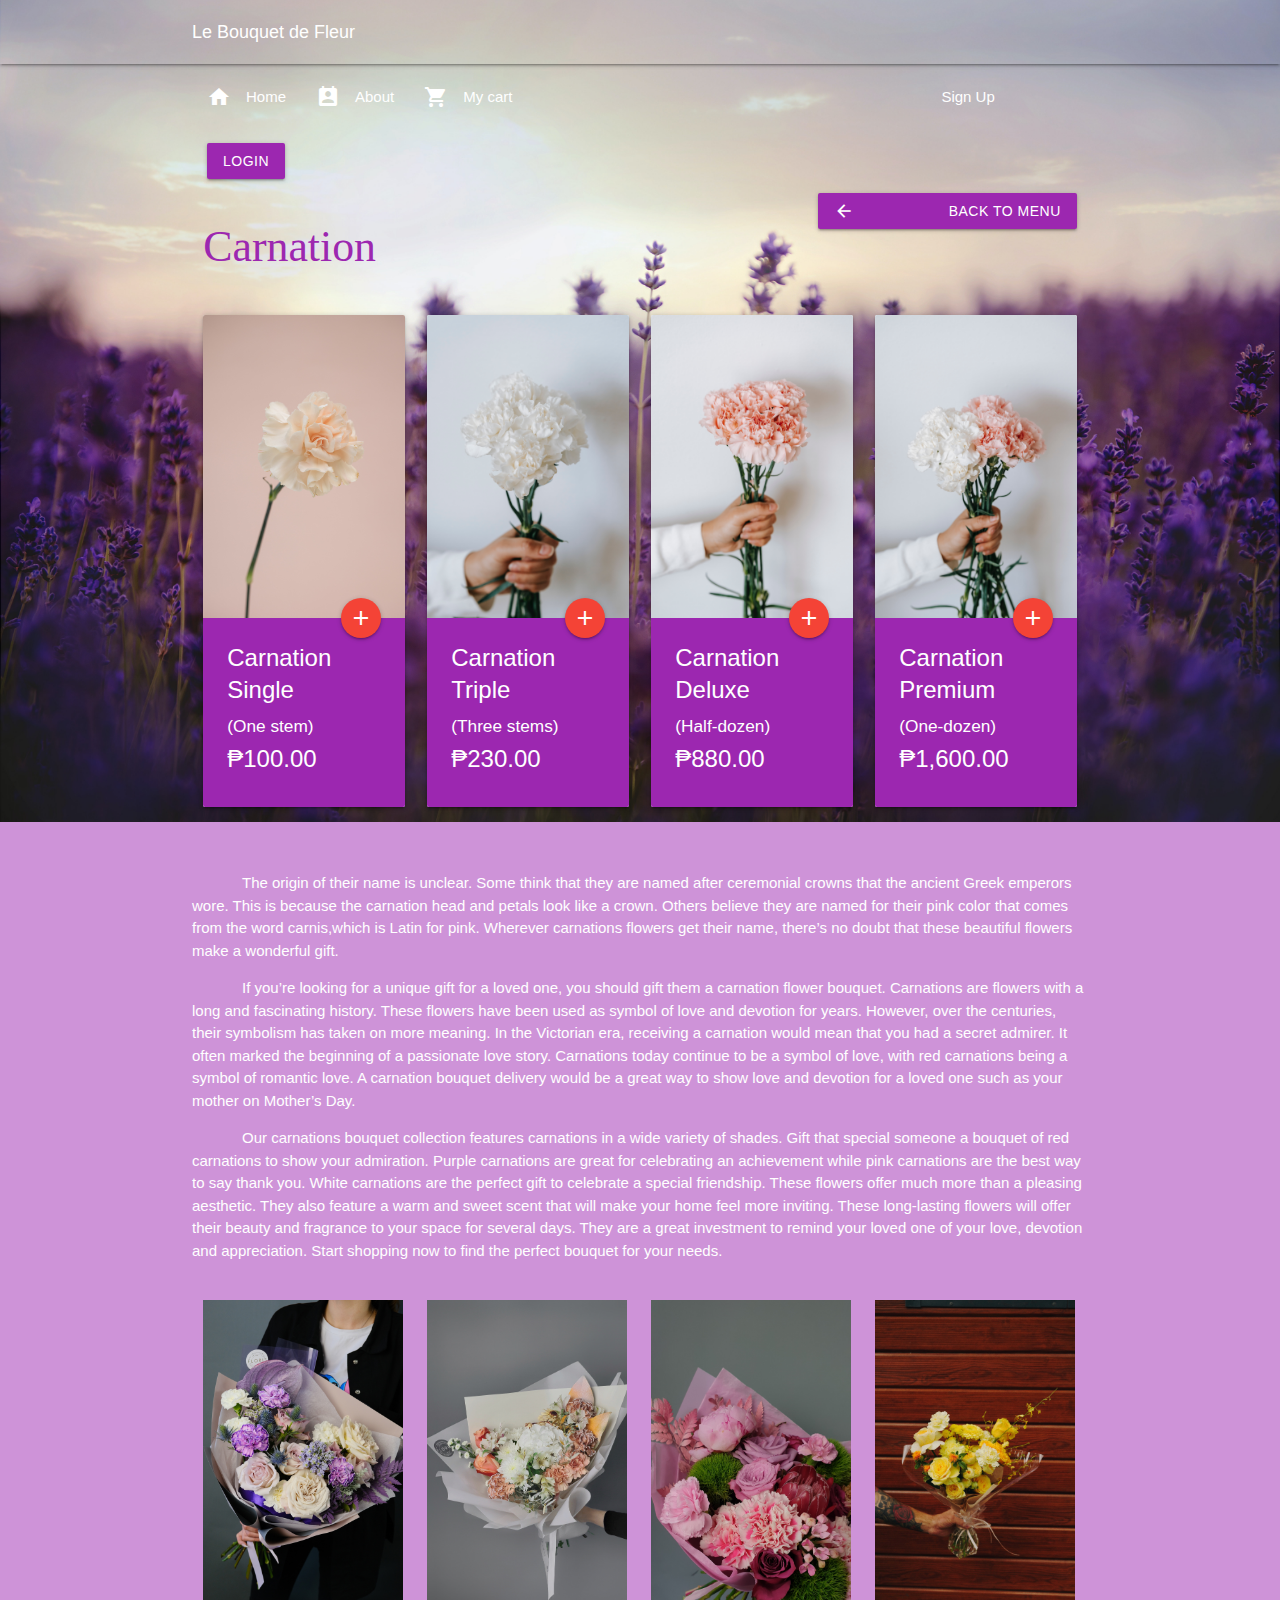
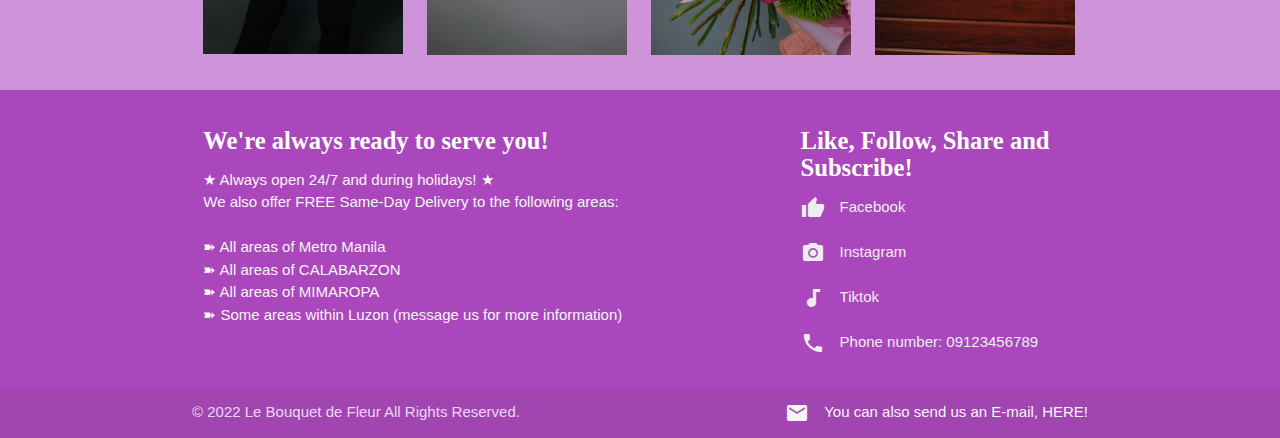
<file: carnation.html>
<!DOCTYPE html>
<html lang="en">
<head>
	<meta charset="UTF-8">
	<meta http-equiv="X-UA-Compatible" content="IE=edge">
	<meta name="viewport" content="width=device-width, initial-scale=1.0">
<!--Material icons-->
	<link href="https://fonts.googleapis.com/icon?family=Material+Icons" rel="stylesheet">
<!-- Compiled and minified CSS -->
    <link rel="stylesheet" href="https://cdnjs.cloudflare.com/ajax/libs/materialize/1.0.0/css/materialize.min.css">
    <link rel="stylesheet" href="style.css">

<title>Le Bouquet de Fleur</title>

</head>
<body class="purple lighten-3">


<header class="main-header">
<!--Navbar-->
    <nav class="transparent">
        <div class="container">
            <div class="nav-wrapper">
                <a href="#" class="navbar-brand">Le Bouquet de Fleur</a>
                <a href="#" data-target="slide-out" class="sidenav-trigger"><i class="material-icons right">menu</i></a>
                <ul id="nav-mobile" class="right hide-on-med-and-down">
                    <li><a href="index.html"><i class="material-icons left">home</i>Home</a></li>
                    <li><a href="about.html"><i class="material-icons left">perm_contact_calendar</i>About</a></li>
                    <li><a href="cart.html"><i class="material-icons left">shopping_cart</i>My cart</a></li>
                    <li><a href="#signup" class="modal-trigger"><i class="material-icons left">app_registration</i>Sign Up</a></li>
                    <li><a href="#login" class="btn purple modal-trigger">Login</a></li>
                </ul>
            </div>
        </div>
    </nav>
<!--SideNav-->
                <ul id="slide-out" class="sidenav purple lighten-4">
                    <li><a href="index.html"><i class="material-icons left">home</i>Home</a></li>
                    <li><a href="about.html"><i class="material-icons left">perm_contact_calendar</i>About</a></li>
                    <li><a href="cart.html"><i class="material-icons left">shopping_cart</i>My cart</a></li>
                    <li><a href="#signup" class="modal-trigger"><i class="material-icons left">app_registration</i>Sign Up</a></li>
                    <li><a href="#login" class="btn purple modal-trigger">Login</a></li>
                </ul>
                <br>
                <div class="container">
                    <div class="row">
                        <div class="col s6">
                            <h3 class="fname purple-text">Carnation</h3>
                        </div>
                        <br>
                        <div class="col s6 right-align">
                            <a href="menu.html" class="waves-effect waves-light purple white-text btn"><i class="material-icons left">arrow_back_ios</i>Back to MENU</a>
                        </div>
                    </div>
                    <div class="row">
                        <div class="col s12 m6 l3">
                            <div class="card">
                                <div class="card-image">
                                    <a class="btn-floating halfway-fab waves-effect waves-light red"><i class="material-icons">add</i></a>
                                    <img src="images/carnation1pc.jpg" class="activator">
                                </div>
                                <div class="card-content purple">
                                    <span class="card-title activator white-text">
                                        <b>Carnation Single<br><h6>(One stem)</h6>₱100.00</b>
                                    </span>
                                </div>
                                <div class="card-reveal purple lighten-2 white-text">
                                    <span class="card-title"><b>Description</b><i class="material-icons right">close</i></span>
                                    <p>Our Carnation Single consists of 1 carnation with 3 rosal leaves and eucalyptus leaves!<br><br>
                                    <b>Size: Approximately 48cm (19 inches) in height.</b></p>
                                </div>
                            </div>
                        </div>
                        <div class="col s12 m6 l3">
                            <div class="card">
                                <div class="card-image">
                                    <a class="btn-floating halfway-fab waves-effect waves-light red"><i class="material-icons">add</i></a>
                                    <img src="images/carnation3pcs.jpg" class="activator">
                                </div>
                                <div class="card-content purple">
                                    <span class="card-title activator white-text">
                                        <b>Carnation Triple<br><h6>(Three stems)</h6>₱230.00</b>
                                    </span>
                                </div>
                                <div class="card-reveal purple lighten-2 white-text">
                                    <span class="card-title"><b>Description</b><i class="material-icons right">close</i></span>
                                    <p>Our Carnation Triple consists of 3 carnations with 3 rosal leaves and eucalyptus leaves!<br><br>
                                    <b>Size: Approximately 48cm (19 inches) in height.</b></p>
                                </div>
                            </div>
                        </div>
                        <div class="col s12 m6 l3">
                            <div class="card">
                                <div class="card-image">
                                    <a class="btn-floating halfway-fab waves-effect waves-light red"><i class="material-icons">add</i></a>
                                    <img src="images/carnation6pcs.jpg" class="activator">
                                </div>
                                <div class="card-content purple">
                                    <span class="card-title activator white-text">
                                        <b>Carnation Deluxe<br><h6>(Half-dozen)</h6>₱880.00</b>
                                    </span>
                                </div>
                                <div class="card-reveal purple lighten-2 white-text">
                                    <span class="card-title"><b>Description</b><i class="material-icons right">close</i></span>
                                    <p>Our Carnation Deluxe consists of 6 carnations and 3 pink gerberas with 3 rosal leaves and eucalyptus leaves!<br><br>
                                    <b>Size: Approximately 52cm (22 inches) in height.</b></p>
                                </div>
                            </div>
                        </div>
                        <div class="col s12 m6 l3">
                            <div class="card">
                                <div class="card-image">
                                    <a class="btn-floating halfway-fab waves-effect waves-light red"><i class="material-icons">add</i></a>
                                    <img src="images/carnation12pcs.jpg" class="activator">
                                </div>
                                <div class="card-content purple">
                                    <span class="card-title activator white-text">
                                        <b>Carnation Premium<br><h6>(One-dozen)</h6>₱1,600.00</b>
                                    </span>
                                </div>
                                <div class="card-reveal purple lighten-2 white-text">
                                    <span class="card-title"><b>Description</b><i class="material-icons right">close</i></span>
                                    <p>Our Carnation Premium consists of 12 carnations and 6 pink gerberas with 6 rosal leaves and eucalyptus leaves!<br><br>
                                    <b>Size: Approximately 58cm (29 inches) in height.</b></p>
                                </div>
                            </div>
                        </div>
                    </div>
                </div>
</header>

<section class="section section-reviews">
    <div class="container">
        <p class="carns">The origin of their name is unclear. Some think that they are named after ceremonial crowns that the ancient Greek emperors wore. This is because the carnation head and petals look like a crown. Others believe they are named for their pink color that comes from the word carnis,which is Latin for pink. Wherever carnations flowers get their name, there’s no doubt that these beautiful flowers make a wonderful gift. <br>
            <p class="carns">If you’re looking for a unique gift for a loved one, you should gift them a carnation flower bouquet. Carnations are flowers with a long and fascinating history. These flowers have been used as symbol of love and devotion for years. However, over the centuries, their symbolism has taken on more meaning. In the Victorian era, receiving a carnation would mean that you had a secret admirer. It often marked the beginning of a passionate love story. Carnations today continue to be a symbol of love, with red carnations being a symbol of romantic love. A carnation bouquet delivery would be a great way to show love and devotion for a loved one such as your mother on Mother’s Day.</p>
            <p class="carns">Our carnations bouquet collection features carnations in a wide variety of shades. Gift that special someone a bouquet of red carnations to show your admiration. Purple carnations are great for celebrating an achievement while pink carnations are the best way to say thank you. White carnations are the perfect gift to celebrate a special friendship. These flowers offer much more than a pleasing aesthetic. They also feature a warm and sweet scent that will make your home feel more inviting. These long-lasting flowers will offer their beauty and fragrance to your space for several days. They are a great investment to remind your loved one of your love, devotion and appreciation. Start shopping now to find the perfect bouquet for your needs.</p>
            </p>
            <br>
        <div class="row">
            <div class="col s12 m6 l3">
                <img class="materialboxed" width="200px" src="images/bouquet1.jpg">
            </div>
            <div class="col s12 m6 l3">
                <img class="materialboxed" width="200px" src="images/bouquet2.jpg">
            </div>
            <div class="col s12 m6 l3">
                <img class="materialboxed" width="200px" src="images/bouquet3.jpg">
            </div>
            <div class="col s12 m6 l3">
                <img class="materialboxed" width="200px" src="images/bouquet4.jpg">
            </div>
        </div>
    </div>
</section>

<!--Footer-->
<footer class="page-footer deep purple lighten-1">
    <div class="container">
        <div class="row">
            <div class="col l6 s12">
                <h5 class="front-text white-text"><b>We're always ready to serve you!</b></h5>
                <p class="grey-text text-lighten-4">★ Always open 24/7 and during holidays! ★<br>
                    We also offer FREE Same-Day Delivery to the following areas: <br><br>
                    ➽ All areas of Metro Manila <br>
                    ➽ All areas of CALABARZON <br>
                    ➽ All areas of MIMAROPA <br>
                    ➽ Some areas within Luzon (message us for more information) <br><br>
                </p>
                </div>
            <div class="col l4 offset-l2 s12">
                <h5 class="front-text white-text"><b>Like, Follow, Share and Subscribe!</b></h5>
                <ul>
                    <li><a class="grey-text text-lighten-3" href="https://www.facebook.com/"><i class="material-icons left">thumb_up</i>Facebook</a></li><br>
                    <li><a class="grey-text text-lighten-3" href="https://www.instagram.com/"><i class="material-icons left">photo_camera</i>Instagram</a></li><br>
                    <li><a class="grey-text text-lighten-3" href="https://www.tiktok.com/"><i class="material-icons left">audiotrack</i>Tiktok</a></li><br>
                    <li><a class="grey-text text-lighten-3" href="tel:0912-345-6789"><i class="material-icons left">phone</i>Phone number: 09123456789</a></li>
                </ul>
            </div>
        </div>
    </div>
        <div class="footer-copyright">
            <div class="container">
            © 2022 Le Bouquet de Fleur All Rights Reserved.
                <a class="grey-text text-lighten-4 right" href="https://mail.google.com/"><i class="material-icons left">mail</i>You can also send us an E-mail, HERE!</a>
            </div>
        </div>
</footer>

<!--Log In modal-->
    <div id="login" class="modal purple lighten-4">
        <div class="modal-content">
            <h4 class="account center"><b>Account Log In</b></h4>
            <p class="center">Login to access your account</p>
            <form action="">
                <div class="container">
                    <div class="row">
                        <div class="input-field col s12">
                            <i class="material-icons prefix purple-text">mail</i>
                            <input id="email" type="email" class="validate">
                            <label for="email">Email</label>
                            <span class="helper-text" data-error="The email address you entered is invalid!" data-success="The email address you entered is valid!"></span>
                        </div>
                        <div class="input-field col s12">
                            <i class="material-icons prefix purple-text">key</i>
                            <input id="password" type="password" class="validate">
                            <label for="password">Enter Password</label>
                        </div>
                    </div>
                    <div class="row">
                        <div class="col s6">
                            <form>
                                <p>
                                    <label>
                                        <input type="checkbox" class="box"/>
                                        <span class="purple-text">Remember me</span>
                                    </label>
                                </p>
                            </form>
                        </div>
                        <div class="col s6">
                            <br>
                            <a href="#" class="purple-text"><i class="material-icons left purple-text">error</i>Forgot password</a>
                        </div>
                    </div>
                </div>
            </form>
        </div>
        <div class="container">
            <div class="container">
                <div class="modal-footer purple lighten-4">
                    <a href="" class="modal-action modal-close btn purple">
                        <i class="material-icons left">lock</i>Login
                    </a>
                    <a href="" class="modal-action modal-close btn deep purple lighten-2">
                        <i class="material-icons left">close</i>Cancel
                    </a>
                </div>
            </div>
        </div>
    </div>

<!--Sign Up modal-->
    <div id="signup" class="modal purple lighten-4">
        <div class="modal-content">
            <h4 class="account center"><b>Create your account</b></h4>
            <p class="center">Start creating your account to explore our shop</p>
            <div class="container">
                <form>
                    <div class="row">
                        <div class="input-field col s12">
                            <i class="material-icons prefix purple-text">account_circle</i>
                            <input id="user_name" type="text" class="validate">
                            <label for="user_name">User Name</label>
                        </div>
                        <div class="input-field col s12">
                            <i class="material-icons prefix purple-text">person</i>
                            <input id="full_name" type="text" class="validate">
                            <label for="full_name">Full Name</label>
                        </div>
                        <div class="input-field col s12">
                            <i class="material-icons prefix purple-text">phone</i>
                            <input id="mobile_number" type="text" data-length="11">
                            <label for="mobile_number">Mobile number</label>
                        </div>
                        <div class="input-field col s12">
                            <i class="material-icons prefix purple-text">mail</i>
                            <input id="email" type="email" class="validate">
                            <label for="email">Email</label>
                            <span class="helper-text" data-error="The email address you entered is invalid!" data-success="The email address you entered is valid!"></span>
                        </div>
                        <div class="input-field col s12">
                            <i class="material-icons prefix purple-text">key</i>
                            <input id="password" type="password" class="validate">
                            <label for="password">Create a Password</label>
                            <span class="helper-text" data-error="The password you entered is too weak!" data-success="Strong Password!">Please enter a strong password</span>
                        </div>
                        <div class="input-field col s12">
                            <i class="material-icons prefix purple-text">autorenew</i>
                            <input id="password" type="password" class="validate">
                            <label for="password">Confirm Password</label>
                            <span class="helper-text" data-error="The password you entered is incorrect!" data-success="Confirmed Password">Re-enter password</span>
                        </div>
                    </div>
                </form>
                <div class="container">
                    <div class="modal-footer purple lighten-4">
                        <a href="" class="modal-action modal-close btn purple">
                            <i class="material-icons left">lock</i>Sign Up
                        </a>
                        <a href="" class="modal-action modal-close btn deep purple lighten-2">
                            <i class="material-icons left">close</i>Cancel
                        </a>
                    </div>
                </div>
            </div>
<div style="height: 2000px;"></div>

<!--JQUERY-->
    <script src="https://code.jquery.com/jquery-3.6.1.min.js"
    integrity="sha256-o88AwQnZB+VDvE9tvIXrMQaPlFFSUTR+nldQm1LuPXQ="
    crossorigin="anonymous"></script>

<!--Compiled and minified JavaScript-->
    <script src="https://cdnjs.cloudflare.com/ajax/libs/materialize/1.0.0/js/materialize.min.js"></script>

    <script>
        $(document).ready(function(){
            $('.sidenav').sidenav();
            $('.modal').modal();
            $('.materialboxed').materialbox();
            $('input#mobile_number').characterCounter();
            $('.carousel').carousel();
        });
    </script>
</body>
</html>
</file>
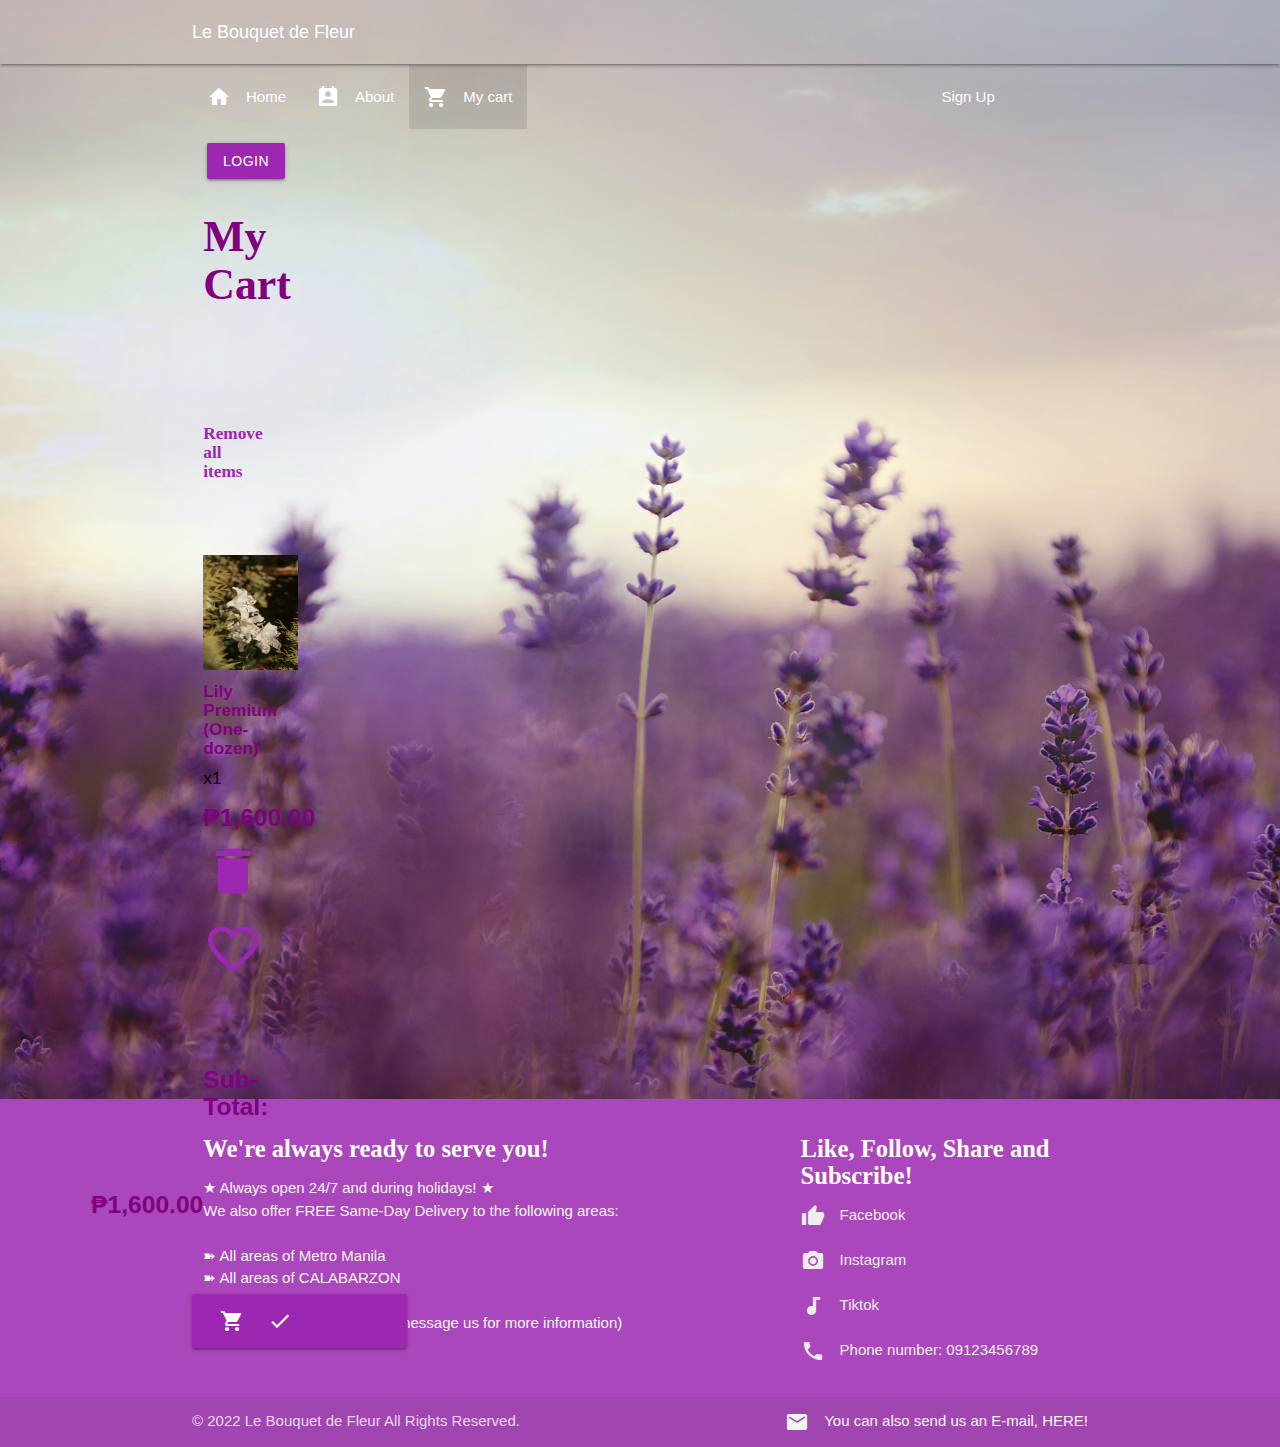
<file: cart.html>
<!DOCTYPE html>
<html lang="en">
<head>
	<meta charset="UTF-8">
	<meta http-equiv="X-UA-Compatible" content="IE=edge">
	<meta name="viewport" content="width=device-width, initial-scale=1.0">
<!--Material icons-->
	<link href="https://fonts.googleapis.com/icon?family=Material+Icons" rel="stylesheet">
<!-- Compiled and minified CSS -->
    <link rel="stylesheet" href="https://cdnjs.cloudflare.com/ajax/libs/materialize/1.0.0/css/materialize.min.css">
    <link rel="stylesheet" href="style.css">

<title>Le Bouquet de Fleur</title>

</head>
<body class="purple lighten-3">

<header class="main-header2">
<!--Navbar-->
<nav class="transparent">
    <div class="container">
        <div class="nav-wrapper">
            <a href="#" class="navbar-brand">Le Bouquet de Fleur</a>
            <a href="#" data-target="slide-out" class="sidenav-trigger"><i class="material-icons right">menu</i></a>
            <ul id="nav-mobile" class="right hide-on-med-and-down">
                <li><a href="index.html"><i class="material-icons left">home</i>Home</a></li>
                <li><a href="about.html"><i class="material-icons left">perm_contact_calendar</i>About</a></li>
                <li class="active"><a href="cart.html"><i class="material-icons left">shopping_cart</i>My cart</a></li>
                <li><a href="#signup" class="modal-trigger"><i class="material-icons left">app_registration</i>Sign Up</a></li>
                <li><a href="#login" class="btn purple modal-trigger">Login</a></li>
            </ul>
        </div>
    </div>
</nav>
<!--SideNav-->
            <ul id="slide-out" class="sidenav purple lighten-4">
                <li><a href="index.html"><i class="material-icons left">home</i>Home</a></li>
                <li><a href="about.html"><i class="material-icons left">perm_contact_calendar</i>About</a></li>
                <li class="active"><a href="cart.html"><i class="material-icons left">shopping_cart</i>My cart</a></li>
                <li><a href="#signup" class="modal-trigger"><i class="material-icons left">app_registration</i>Sign Up</a></li>
                <li><a href="#login" class="btn purple modal-trigger">Login</a></li>
            </ul>
            <br>
            <br>
            <div class="container">
                <div class="shopee">
                    <div class="cart-container">
                        <div class="container">
                            <div class="row">
                                <div class="col s6">
                                    <h3 class="carttitle"><b>My Cart</b></h3>
                                </div>
                                <div class="col s6">
                                    <h6 class="action"><a href="#" class="purple-text"><b>Remove all items</b></a></h6>
                                </div>
                            </div>
                        </div>
                        <div class="divider"></div>
                        <br>
                        <br>
                        <!--Items in my cart-->
                        <div class="container">
                            <div class="row">
                                <div class="col s4 m4 l3">
                                            <img class="materialboxed" width="95px" height="115px" src="images/lily12pcs.jpg">
                                </div>
                                <div class="col s4 m4 l6">
                                    <h6 class="sent"><b>Lily Premium (One-dozen)</b></h6>
                                    <h6>x1</h6>
                                    <h5 class="sent"><b>₱1,600.00</b></h5>
                                </div>
                                <div class="col s4 m4 l3">
                                    <div class="row">
                                        <div class="col s5">
                                            <a href="#"><i class="medium material-icons purple-text">delete</i></a>
                                        </div>
                                        <div class="col s2">
                                            <h6></h6>
                                        </div>
                                        <div class="col s5">
                                            <a href="#"><i class="medium material-icons purple-text">favorite_border</i></a>
                                        </div>
                                    </div>
                                </div>
                            </div>
                        </div>
                        <div class="divider"></div>
                        <div class="container">
                            <div class="row">
                                <div class="col s6">
                                    <br>
                                    <h5 class="sent"><b>Sub-Total:</b></h5>
                                    <br>
                                </div>
                                <div class="col s6">
                                    <br>
                                    <h5 class="sent right"><b>₱1,600.00</b></h5>
                                    <br>
                                </div>
                            </div>
                        </div>
                        <div class="divider"></div>
                        <br>
                        <br>
                        <div class="center">
                            <a class="purple waves-effect waves-light btn-large"><i class="material-icons left">shopping_cart_checkout</i>PROCEED TO CHECKOUT</a>
                        </div>

                    </div>
                </div>
                
            </div>


<!--Footer-->
<footer class="page-footer deep purple lighten-1">
    <div class="container">
        <div class="row">
            <div class="col l6 s12">
                <h5 class="front-text white-text"><b>We're always ready to serve you!</b></h5>
                <p class="grey-text text-lighten-4">★ Always open 24/7 and during holidays! ★<br>
                    We also offer FREE Same-Day Delivery to the following areas: <br><br>
                    ➽ All areas of Metro Manila <br>
                    ➽ All areas of CALABARZON <br>
                    ➽ All areas of MIMAROPA <br>
                    ➽ Some areas within Luzon (message us for more information) <br><br>
                </p>
                </div>
            <div class="col l4 offset-l2 s12">
                <h5 class="front-text white-text"><b>Like, Follow, Share and Subscribe!</b></h5>
                <ul>
                    <li><a class="grey-text text-lighten-3" href="https://www.facebook.com/"><i class="material-icons left">thumb_up</i>Facebook</a></li><br>
                    <li><a class="grey-text text-lighten-3" href="https://www.instagram.com/"><i class="material-icons left">photo_camera</i>Instagram</a></li><br>
                    <li><a class="grey-text text-lighten-3" href="https://www.tiktok.com/"><i class="material-icons left">audiotrack</i>Tiktok</a></li><br>
                    <li><a class="grey-text text-lighten-3" href="tel:0912-345-6789"><i class="material-icons left">phone</i>Phone number: 09123456789</a></li>
                </ul>
            </div>
        </div>
    </div>
        <div class="footer-copyright">
            <div class="container">
            © 2022 Le Bouquet de Fleur All Rights Reserved.
                <a class="grey-text text-lighten-4 right" href="https://mail.google.com/"><i class="material-icons left">mail</i>You can also send us an E-mail, HERE!</a>
            </div>
        </div>
</footer>

<!--Log In modal-->
<div id="login" class="modal purple lighten-4">
    <div class="modal-content">
        <h4 class="account center"><b>Account Log In</b></h4>
        <p class="center">Login to access your account</p>
        <form action="">
            <div class="container">
                <div class="row">
                    <div class="input-field col s12">
                        <i class="material-icons prefix purple-text">mail</i>
                        <input id="email" type="email" class="validate">
                        <label for="email">Email</label>
                        <span class="helper-text" data-error="The email address you entered is invalid!" data-success="The email address you entered is valid!"></span>
                    </div>
                    <div class="input-field col s12">
                        <i class="material-icons prefix purple-text">key</i>
                        <input id="password" type="password" class="validate">
                        <label for="password">Enter Password</label>
                    </div>
                </div>
                <div class="row">
                    <div class="col s6">
                        <form>
                            <p>
                                <label>
                                    <input type="checkbox" class="box"/>
                                    <span class="purple-text">Remember me</span>
                                </label>
                            </p>
                        </form>
                    </div>
                    <div class="col s6">
                        <br>
                        <a href="#" class="purple-text"><i class="material-icons left purple-text">error</i>Forgot password</a>
                    </div>
                </div>
            </div>
        </form>
    </div>
    <div class="container">
        <div class="container">
            <div class="modal-footer purple lighten-4">
                <a href="" class="modal-action modal-close btn purple">
                    <i class="material-icons left">lock</i>Login
                </a>
                <a href="" class="modal-action modal-close btn deep purple lighten-2">
                    <i class="material-icons left">close</i>Cancel
                </a>
            </div>
        </div>
    </div>
</div>

<!--Sign Up modal-->
<div id="signup" class="modal purple lighten-4">
    <div class="modal-content">
        <h4 class="account center"><b>Create your account</b></h4>
        <p class="center">Start creating your account to explore our shop</p>
        <div class="container">
            <form>
                <div class="row">
                    <div class="input-field col s12">
                        <i class="material-icons prefix purple-text">account_circle</i>
                        <input id="user_name" type="text" class="validate">
                        <label for="user_name">User Name</label>
                    </div>
                    <div class="input-field col s12">
                        <i class="material-icons prefix purple-text">person</i>
                        <input id="full_name" type="text" class="validate">
                        <label for="full_name">Full Name</label>
                    </div>
                    <div class="input-field col s12">
                        <i class="material-icons prefix purple-text">phone</i>
                        <input id="mobile_number" type="text" data-length="11">
                        <label for="mobile_number">Mobile number</label>
                    </div>
                    <div class="input-field col s12">
                        <i class="material-icons prefix purple-text">mail</i>
                        <input id="email" type="email" class="validate">
                        <label for="email">Email</label>
                        <span class="helper-text" data-error="The email address you entered is invalid!" data-success="The email address you entered is valid!"></span>
                    </div>
                    <div class="input-field col s12">
                        <i class="material-icons prefix purple-text">key</i>
                        <input id="password" type="password" class="validate">
                        <label for="password">Create a Password</label>
                        <span class="helper-text" data-error="The password you entered is too weak!" data-success="Strong Password!">Please enter a strong password</span>
                    </div>
                    <div class="input-field col s12">
                        <i class="material-icons prefix purple-text">autorenew</i>
                        <input id="password" type="password" class="validate">
                        <label for="password">Confirm Password</label>
                        <span class="helper-text" data-error="The password you entered is incorrect!" data-success="Confirmed Password">Re-enter password</span>
                    </div>
                </div>
            </form>
            <div class="container">
                <div class="modal-footer purple lighten-4">
                    <a href="" class="modal-action modal-close btn purple">
                        <i class="material-icons left">lock</i>Sign Up
                    </a>
                    <a href="" class="modal-action modal-close btn deep purple lighten-2">
                        <i class="material-icons left">close</i>Cancel
                    </a>
                </div>
            </div>
        </div>

<div style="height: 2000px;"></div>

<!--JQUERY-->
    <script src="https://code.jquery.com/jquery-3.6.1.min.js"
    integrity="sha256-o88AwQnZB+VDvE9tvIXrMQaPlFFSUTR+nldQm1LuPXQ="
    crossorigin="anonymous"></script>

<!--Compiled and minified JavaScript-->
    <script src="https://cdnjs.cloudflare.com/ajax/libs/materialize/1.0.0/js/materialize.min.js"></script>

    <script>
        $(document).ready(function(){
            $('.sidenav').sidenav();
            $('.materialboxed').materialbox;
            $('.modal').modal();
            $('input#mobile_number').characterCounter();
            $('.dropdown-trigger').dropdown();
            $('.slider').slider({
                height: 500,
                indicators: false
            });
        });
    </script>
</body>
</html>
</file>
<file: style.css>
.main-header {
    background: url(../images/background1.jpg);
    min-height: 650px;
    background-size: cover;
    background-position: center;
}
.front-text {
    font-family:'Ink free';
}
.quote {
    font-family: 'lucida handwriting';
    text-align: center;
}
.browse {
    font-family: 'Verdana';
}
.navbar-brand {
    font-size: large;
}
.nav-mobile {
    font-size: large;
}
.main-header2 {
    background: url(../images/background1.jpg);
    min-height: 650px;
    background-size: cover;
    background-position: center;
}
.account {
    font-family: 'ink free';
    color: purple;
}
.frame {
    background: url(../images/background7.jpg);
    background-size: cover;
    background-position: center;
}
.carns {
    text-indent: 50px;
    text-justify: inter-word;
    color: white;
}
.fname {
    font-family: 'lucida handwriting';
    text-align: left;
}
.sent {
    color: purple;
}
.terms {
    font-family: 'lucida handwriting';
    text-align: left;
    color: purple;
}

.cart-container{
    width: 95%;
    height: 95%;
    background-color: #f7edfc;
    border-radius: 20px;
    box-shadow: 0px 25px 40px #6e366533;
}

.shopee {
    margin: 0;
    padding: 0;
    background: linear-gradient(to bottom right, #dc94f8, #a64fba);
    height: 100vh;
    display: flex;
    justify-content: center;
    align-items: center;
    margin-bottom:10%;
    border-radius: 20px;
}
.action {
    text-align: right;
    margin-top: 100px;
    font-family: 'ink free';
}
.carttitle {
    text-align: left;
    margin-top: 80px;
    font-family: 'ink free';
    color: purple;
}
</file>
